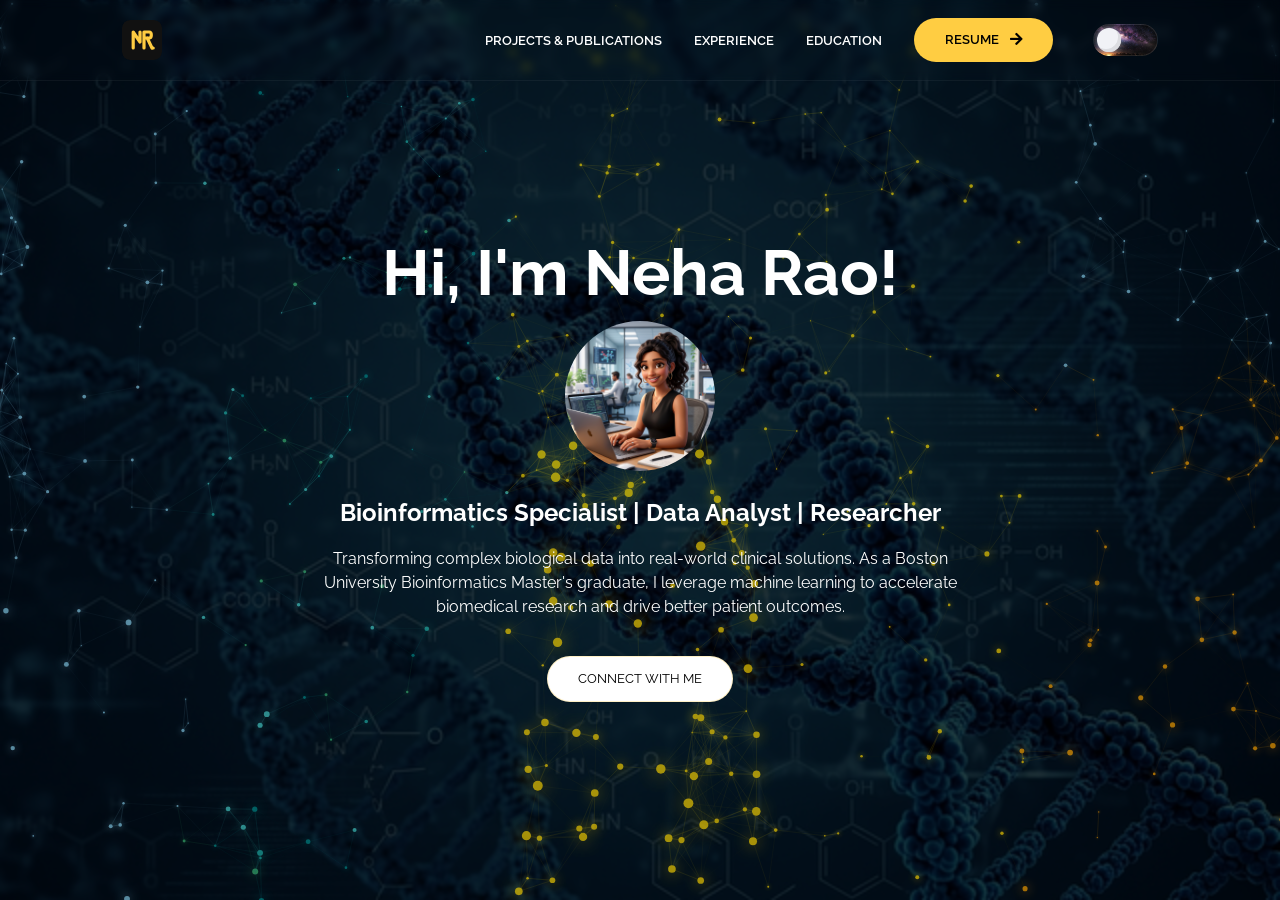
<file: index.html>
<!DOCTYPE html>
<html lang="en">

<head>
  <meta charset="UTF-8" />
  <meta http-equiv="X-UA-Compatible" content="IE=edge" />
  <meta name="viewport" content="width=device-width, initial-scale=1.0" />
  <!-- Primary Meta Tags -->
  <title>Neha Rao - Bioinformatics Portfolio</title>
  <meta name="title" content="Neha Rao - Bioinformatics Portfolio" />
  <meta name="description"
    content="Portfolio of Neha Rao, Bioinformatics Specialist focused on leveraging data science and machine learning to improve patient outcomes." />

  <link rel="icon" type="image/svg+xml" href="assets/nr-logo.svg" />
  <link rel="stylesheet" href="https://use.fontawesome.com/releases/v5.15.4/css/all.css"
    integrity="sha384-DyZ88mC6Up2uqS4h/KRgHuoeGwBcD4Ng9SiP4dIRy0EXTlnuz47vAwmeGwVChigm" crossorigin="anonymous" />
  <link rel="stylesheet" href="css/style.css" />
  <link rel="stylesheet" href="css/utilities.css" />


</head>

<body>
  <header id="hero">
    <canvas id="bio-canvas"></canvas>
    <!-- Navbar -->
    <nav class="navbar">
      <div class="container">
        <!-- Logo -->
        <h1 id="logo">
          <a href="#"><img src="./assets/nr-logo.svg" alt="Neha Rao Logo"
              style="height: 40px; width: 40px; border-radius: 8px;" /></a>
        </h1>
        <!-- Navbar links -->
        <ul class="nav-menu">
          <li><a class="nav-link" href="projects.html">PROJECTS & PUBLICATIONS</a></li>
          <li><a class="nav-link" href="experience.html">EXPERIENCE</a></li>
          <li><a class="nav-link" href="education.html">EDUCATION</a></li>

          <li>
            <a class="nav-link btn btn-primary" href="assets/Neha_Rao_CV.pdf" target="_blank">RESUME <i
                class="fas fa-arrow-right"></i></a>
          </li>

          <!-- Toggle switch -->
          <div class="theme-switch">
            <input type="checkbox" id="switch" />
            <label class="toggle-icons" for="switch">
              <div class="scenery">
                <span class="stars"></span>
                <span class="clouds"></span>
              </div>
              <span class="slider-scenery"></span>
            </label>
          </div>
          <!-- Hamburger menu -->
        </ul>
        <div class="hamburger">
          <span class="bar"></span>
          <span class="bar"></span>
          <span class="bar"></span>
        </div>
      </div>
    </nav>

    <section class="header-container">

      <h1 style="font-size: 4rem;">Hi, I'm Neha Rao!</h1>
      <img class="profile-image" src="assets/neha-avatar-v3.png" alt="Neha Rao Professional Animated Avatar" />

      <div class="content-text">
        <p style="font-size: 1.5rem; font-weight: bold;">Bioinformatics Specialist | Data Analyst | Researcher</p>

        <p>
          Transforming complex biological data into real-world clinical solutions. As a Boston University Bioinformatics
          Master's graduate, I leverage machine learning to accelerate biomedical research and drive better patient
          outcomes.
        </p>
      </div>
      <a href="https://www.linkedin.com/in/nehabr/" target="_blank" class="btn btn-secondary">Connect With Me</a>
    </section>
  </header>

  <script src="js/canvas-bg.js"></script>
  <script src="js/script.js"></script>
</body>

</html>
</file>
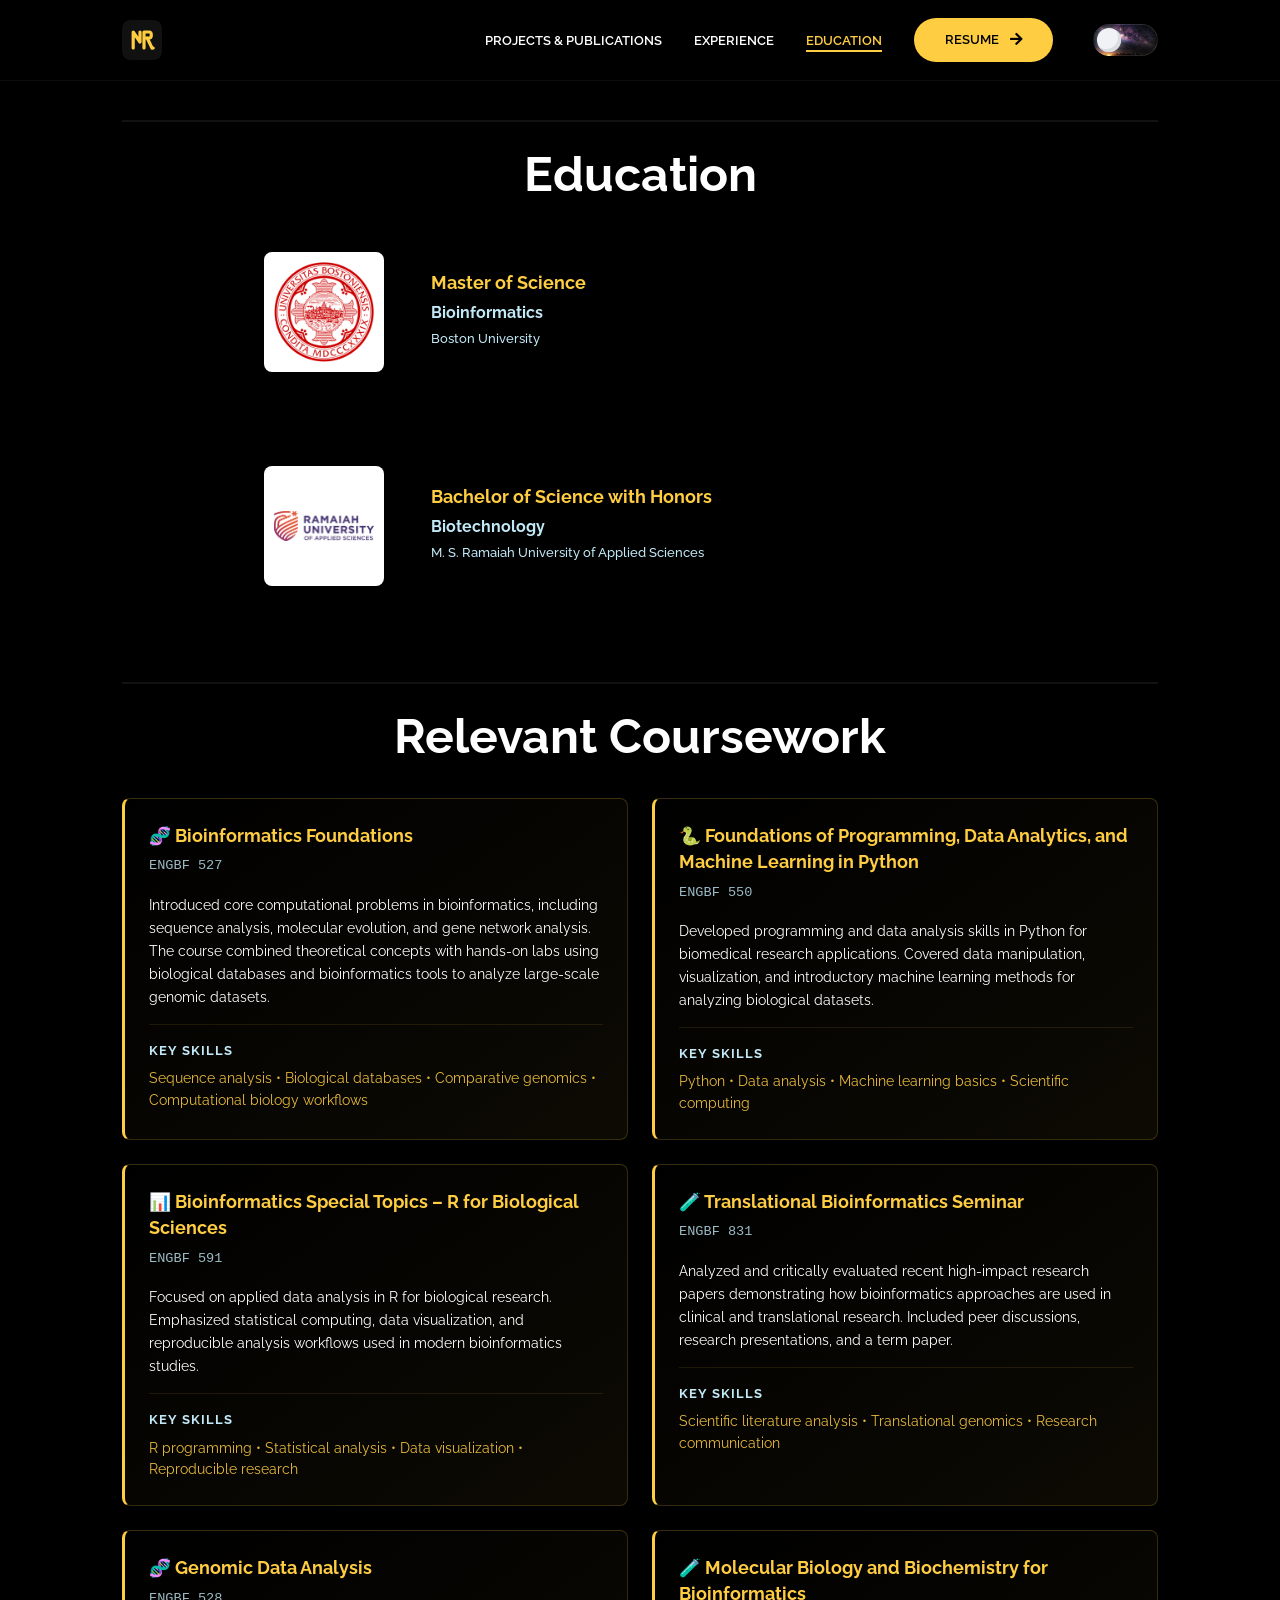
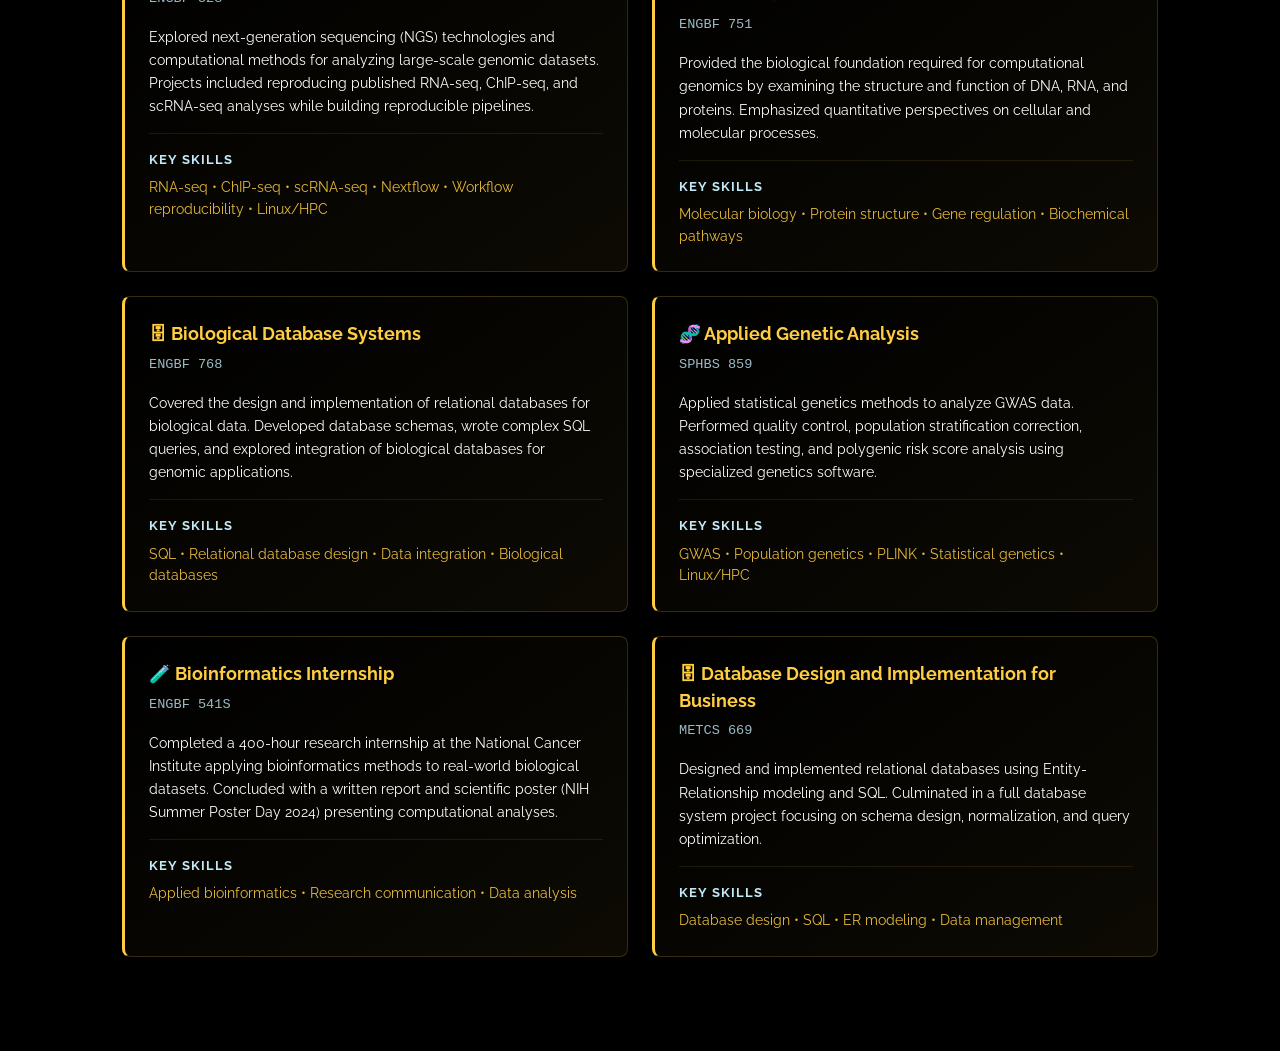
<file: education.html>
<!DOCTYPE html>
<html lang="en">

<head>
  <meta charset="UTF-8" />
  <meta http-equiv="X-UA-Compatible" content="IE=edge" />
  <meta name="viewport" content="width=device-width, initial-scale=1.0" />
  <title>Education | Neha Rao - Bioinformatics Portfolio</title>
  <meta name="description" content="Academic background of Neha Rao in Bioinformatics and Biotechnology." />
  <link rel="icon" type="image/svg+xml" href="assets/nr-logo.svg" />
  <link rel="stylesheet" href="https://use.fontawesome.com/releases/v5.15.4/css/all.css"
    integrity="sha384-DyZ88mC6Up2uqS4h/KRgHuoeGwBcD4Ng9SiP4dIRy0EXTlnuz47vAwmeGwVChigm" crossorigin="anonymous" />
  <link rel="stylesheet" href="css/style.css" />
  <link rel="stylesheet" href="css/utilities.css" />
</head>

<body>
  <!-- Navbar -->
  <nav class="navbar">
    <div class="container">
      <!-- Logo -->
      <h1 id="logo">
        <a href="index.html"><img src="./assets/nr-logo.svg" alt="Neha Rao Logo"
            style="height: 40px; width: 40px; border-radius: 8px;" /></a>
      </h1>
      <!-- Navbar links -->
      <ul class="nav-menu">
        <li><a class="nav-link" href="projects.html">PROJECTS & PUBLICATIONS</a></li>
        <li><a class="nav-link" href="experience.html">EXPERIENCE</a></li>
        <li><a class="nav-link active-page" href="education.html">EDUCATION</a></li>

        <li>
          <a class="nav-link btn btn-primary" href="assets/Neha_Rao_CV.pdf" target="_blank">RESUME <i
              class="fas fa-arrow-right"></i></a>
        </li>
        <!-- Toggle switch -->
        <div class="theme-switch">
          <input type="checkbox" id="switch" />
          <label class="toggle-icons" for="switch">
            <div class="scenery">
              <span class="stars"></span>
              <span class="clouds"></span>
            </div>
            <span class="slider-scenery"></span>
          </label>
        </div>
      </ul>
      <div class="hamburger">
        <span class="bar"></span>
        <span class="bar"></span>
        <span class="bar"></span>
      </div>
    </div>
  </nav>

  <!-- Education Section -->
  <section id="education" class="project-container container" style="margin-top: 6rem;">
    <div class="division"></div>
    <div class="content-text">
      <h2>Education</h2>
      <!--<p>My academic background.</p> -->
    </div>

    <article class="project">
      <!-- Education 1 -->
      <a href="https://www.bu.edu/bioinformatics-ms/" target="_blank" class="card bu-card">
        <div class="project-info">
          <img src="./assets/education/Boston_University-logo.png" alt="Boston University Logo" class="edu-logo" />
          <div class="project-bio">
            <h3>Master of Science</h3>
            <h4>Bioinformatics</h4>
            <p>Boston University</p>
          </div>
        </div>
      </a>

      <!-- Education 2 -->
      <a href="https://www.msruas.ac.in/course/bsc-hons-biotechnology" target="_blank" class="card msr-card">
        <div class="project-info">
          <img src="./assets/education/msRamaiah-logo.png" alt="MS Ramaiah Logo" class="edu-logo" />
          <div class="project-bio">
            <h3>Bachelor of Science with Honors</h3>
            <h4>Biotechnology</h4>
            <p>M. S. Ramaiah University of Applied Sciences</p>
          </div>
        </div>
      </a>
    </article>
  </section>

  <!-- Coursework Section -->
  <section id="coursework" class="container">
    <div class="division"></div>
    <div class="content-text">
      <h2>Relevant Coursework</h2>
    </div>

    <div class="coursework-container">
      <!-- Course 1 -->
      <div class="coursework-card">
        <div class="coursework-header">
          <div>
            <h3>🧬 Bioinformatics Foundations</h3>
            <span class="course-id">ENGBF 527</span>
          </div>
        </div>
        <p>Introduced core computational problems in bioinformatics, including sequence analysis, molecular evolution,
          and gene network analysis. The course combined theoretical concepts with hands-on labs using biological
          databases and bioinformatics tools to analyze large-scale genomic datasets.</p>
        <div class="coursework-skills">
          <h4>Key Skills</h4>
          <p>Sequence analysis • Biological databases • Comparative genomics • Computational biology workflows</p>
        </div>
      </div>

      <!-- Course 2 -->
      <div class="coursework-card">
        <div class="coursework-header">
          <div>
            <h3>🐍 Foundations of Programming, Data Analytics, and Machine Learning in Python</h3>
            <span class="course-id">ENGBF 550</span>
          </div>
        </div>
        <p>Developed programming and data analysis skills in Python for biomedical research applications. Covered data
          manipulation, visualization, and introductory machine learning methods for analyzing biological datasets.</p>
        <div class="coursework-skills">
          <h4>Key Skills</h4>
          <p>Python • Data analysis • Machine learning basics • Scientific computing</p>
        </div>
      </div>

      <!-- Course 3 -->
      <div class="coursework-card">
        <div class="coursework-header">
          <div>
            <h3>📊 Bioinformatics Special Topics – R for Biological Sciences</h3>
            <span class="course-id">ENGBF 591</span>
          </div>
        </div>
        <p>Focused on applied data analysis in R for biological research. Emphasized statistical computing, data
          visualization, and reproducible analysis workflows used in modern bioinformatics studies.</p>
        <div class="coursework-skills">
          <h4>Key Skills</h4>
          <p>R programming • Statistical analysis • Data visualization • Reproducible research</p>
        </div>
      </div>

      <!-- Course 4 -->
      <div class="coursework-card">
        <div class="coursework-header">
          <div>
            <h3>🧪 Translational Bioinformatics Seminar</h3>
            <span class="course-id">ENGBF 831</span>
          </div>
        </div>
        <p>Analyzed and critically evaluated recent high-impact research papers demonstrating how bioinformatics
          approaches are used in clinical and translational research. Included peer discussions, research presentations,
          and a term paper.</p>
        <div class="coursework-skills">
          <h4>Key Skills</h4>
          <p>Scientific literature analysis • Translational genomics • Research communication</p>
        </div>
      </div>

      <!-- Course 5 -->
      <div class="coursework-card">
        <div class="coursework-header">
          <div>
            <h3>🧬 Genomic Data Analysis</h3>
            <span class="course-id">ENGBF 528</span>
          </div>
        </div>
        <p>Explored next-generation sequencing (NGS) technologies and computational methods for analyzing large-scale
          genomic datasets. Projects included reproducing published RNA-seq, ChIP-seq, and scRNA-seq analyses while
          building reproducible pipelines.</p>
        <div class="coursework-skills">
          <h4>Key Skills</h4>
          <p>RNA-seq • ChIP-seq • scRNA-seq • Nextflow • Workflow reproducibility • Linux/HPC</p>
        </div>
      </div>

      <!-- Course 6 -->
      <div class="coursework-card">
        <div class="coursework-header">
          <div>
            <h3>🧪 Molecular Biology and Biochemistry for Bioinformatics</h3>
            <span class="course-id">ENGBF 751</span>
          </div>
        </div>
        <p>Provided the biological foundation required for computational genomics by examining the structure and
          function of DNA, RNA, and proteins. Emphasized quantitative perspectives on cellular and molecular processes.
        </p>
        <div class="coursework-skills">
          <h4>Key Skills</h4>
          <p>Molecular biology • Protein structure • Gene regulation • Biochemical pathways</p>
        </div>
      </div>

      <!-- Course 7 -->
      <div class="coursework-card">
        <div class="coursework-header">
          <div>
            <h3>🗄 Biological Database Systems</h3>
            <span class="course-id">ENGBF 768</span>
          </div>
        </div>
        <p>Covered the design and implementation of relational databases for biological data. Developed database
          schemas, wrote complex SQL queries, and explored integration of biological databases for genomic applications.
        </p>
        <div class="coursework-skills">
          <h4>Key Skills</h4>
          <p>SQL • Relational database design • Data integration • Biological databases</p>
        </div>
      </div>

      <!-- Course 8 -->
      <div class="coursework-card">
        <div class="coursework-header">
          <div>
            <h3>🧬 Applied Genetic Analysis</h3>
            <span class="course-id">SPHBS 859</span>
          </div>
        </div>
        <p>Applied statistical genetics methods to analyze GWAS data. Performed quality control, population
          stratification correction, association testing, and polygenic risk score analysis using specialized genetics
          software.</p>
        <div class="coursework-skills">
          <h4>Key Skills</h4>
          <p>GWAS • Population genetics • PLINK • Statistical genetics • Linux/HPC</p>
        </div>
      </div>

      <!-- Course 9 -->
      <div class="coursework-card">
        <div class="coursework-header">
          <div>
            <h3>🧪 Bioinformatics Internship</h3>
            <span class="course-id">ENGBF 541S</span>
          </div>
        </div>
        <p>Completed a 400-hour research internship at the National Cancer Institute applying bioinformatics methods to
          real-world biological datasets. Concluded with a written report and scientific poster (NIH Summer Poster Day
          2024) presenting computational
          analyses.</p>
        <div class="coursework-skills">
          <h4>Key Skills</h4>
          <p>Applied bioinformatics • Research communication • Data analysis</p>
        </div>
      </div>

      <!-- Course 10 -->
      <div class="coursework-card">
        <div class="coursework-header">
          <div>
            <h3>🗄 Database Design and Implementation for Business</h3>
            <span class="course-id">METCS 669</span>
          </div>
        </div>
        <p>Designed and implemented relational databases using Entity-Relationship modeling and SQL. Culminated in a
          full database system project focusing on schema design, normalization, and query optimization.</p>
        <div class="coursework-skills">
          <h4>Key Skills</h4>
          <p>Database design • SQL • ER modeling • Data management</p>
        </div>
      </div>
    </div>
  </section>


  <script src="js/script.js"></script>
</body>

</html>
</file>
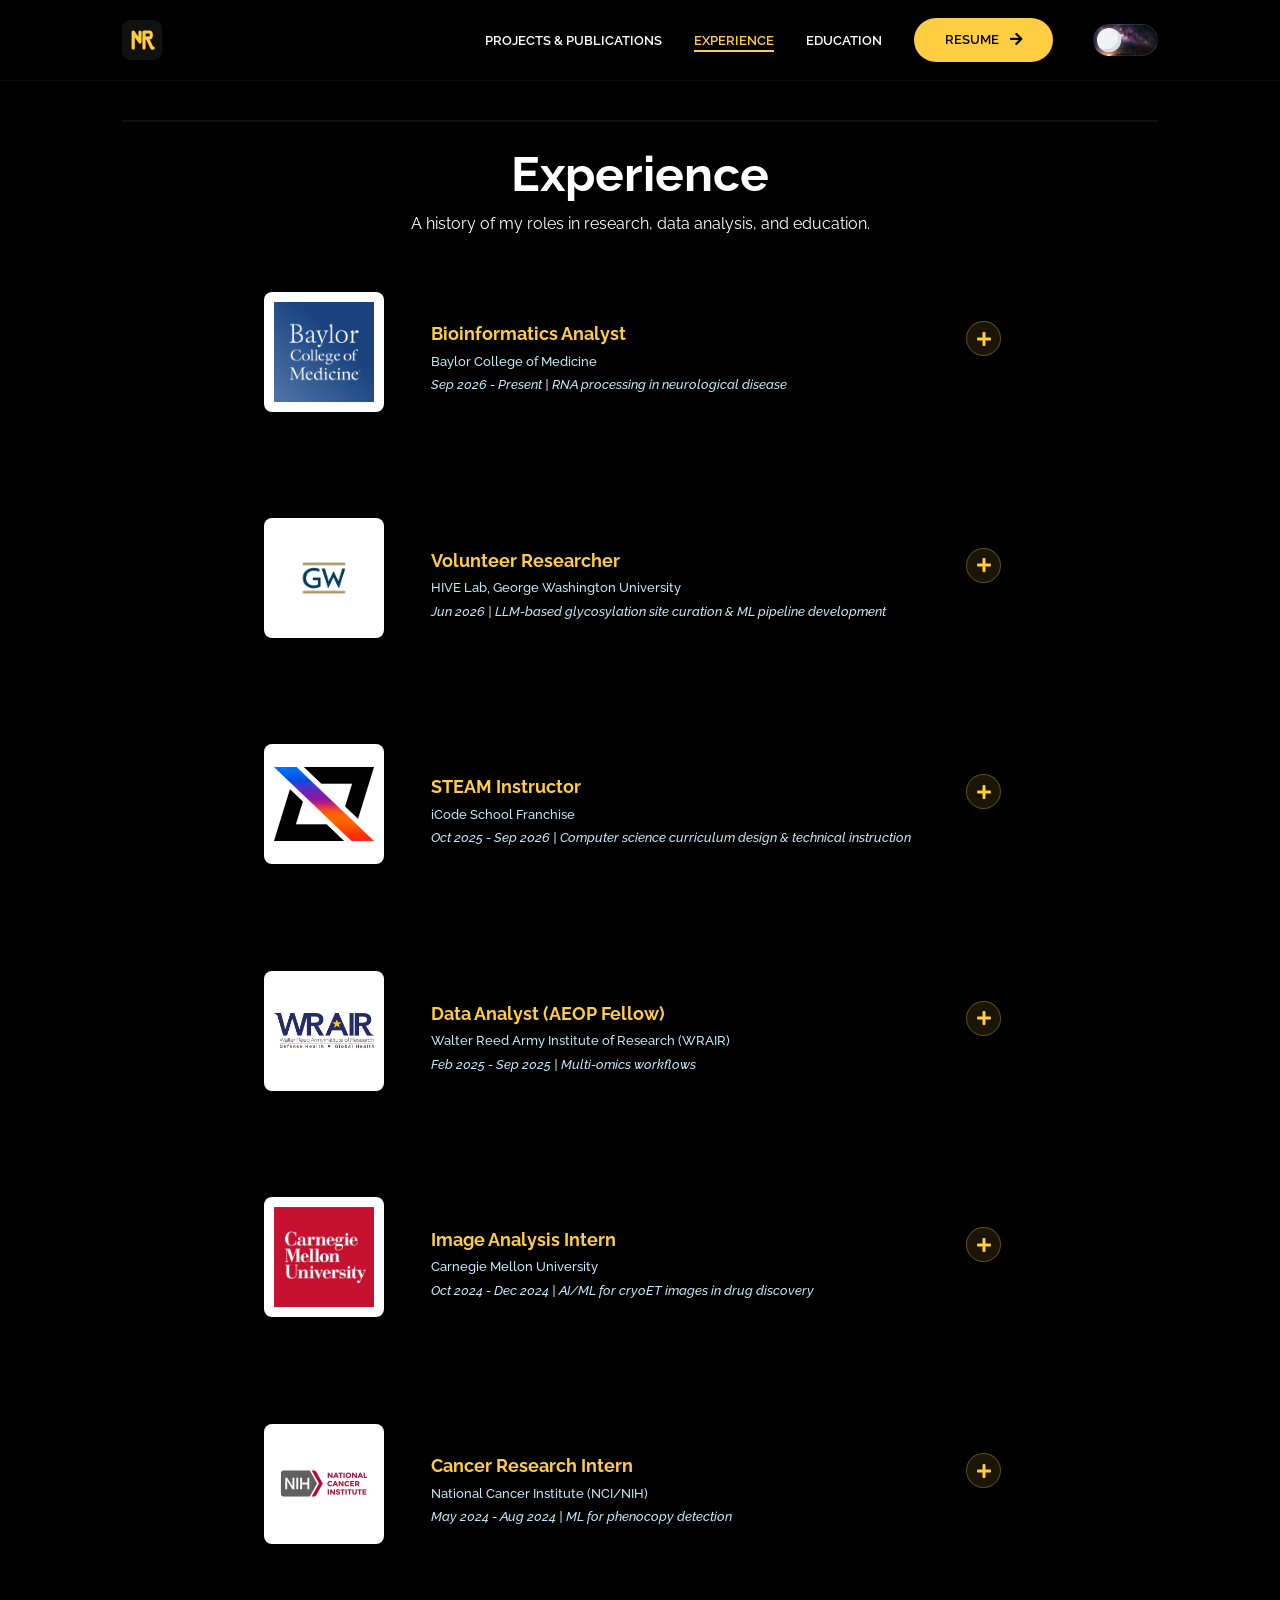
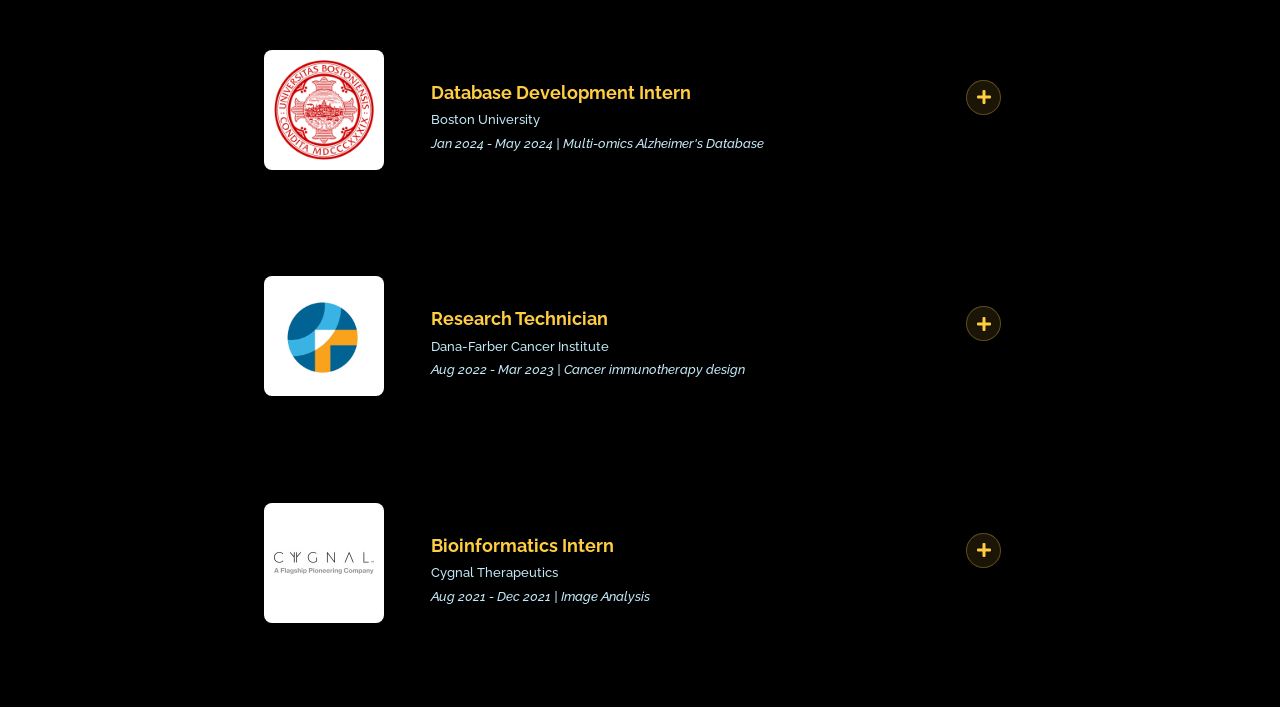
<file: experience.html>
<!DOCTYPE html>
<html lang="en">

<head>
  <meta charset="UTF-8" />
  <meta http-equiv="X-UA-Compatible" content="IE=edge" />
  <meta name="viewport" content="width=device-width, initial-scale=1.0" />
  <title>Experience | Neha Rao - Bioinformatics Portfolio</title>
  <meta name="description"
    content="Professional experience of Neha Rao in bioinformatics, research, and data analysis." />
  <link rel="icon" type="image/svg+xml" href="assets/nr-logo.svg" />
  <link rel="stylesheet" href="https://use.fontawesome.com/releases/v5.15.4/css/all.css"
    integrity="sha384-DyZ88mC6Up2uqS4h/KRgHuoeGwBcD4Ng9SiP4dIRy0EXTlnuz47vAwmeGwVChigm" crossorigin="anonymous" />
  <link rel="stylesheet" href="css/style.css" />
  <link rel="stylesheet" href="css/utilities.css" />
</head>

<body>
  <!-- Navbar -->
  <nav class="navbar">
    <div class="container">
      <!-- Logo -->
      <h1 id="logo">
        <a href="index.html"><img src="./assets/nr-logo.svg" alt="Neha Rao Logo"
            style="height: 40px; width: 40px; border-radius: 8px;" /></a>
      </h1>
      <!-- Navbar links -->
      <ul class="nav-menu">
        <li><a class="nav-link" href="projects.html">PROJECTS & PUBLICATIONS</a></li>
        <li><a class="nav-link active-page" href="experience.html">EXPERIENCE</a></li>
        <li><a class="nav-link" href="education.html">EDUCATION</a></li>

        <li>
          <a class="nav-link btn btn-primary" href="assets/Neha_Rao_CV.pdf" target="_blank">RESUME <i
              class="fas fa-arrow-right"></i></a>
        </li>
        <!-- Toggle switch -->
        <div class="theme-switch">
          <input type="checkbox" id="switch" />
          <label class="toggle-icons" for="switch">
            <div class="scenery">
              <span class="stars"></span>
              <span class="clouds"></span>
            </div>
            <span class="slider-scenery"></span>
          </label>
        </div>
      </ul>
      <div class="hamburger">
        <span class="bar"></span>
        <span class="bar"></span>
        <span class="bar"></span>
      </div>
    </div>
  </nav>

  <!-- Experience Section -->
  <section id="experience" class="project-container container" style="margin-top: 6rem;">
    <div class="division"></div>
    <div class="content-text">
      <h2>Experience</h2>
      <p>A history of my roles in research, data analysis, and education.</p>
    </div>

    <article class="project">

            <!-- Experience: BCM -->
      <div class="card exp-card">
        <div class="project-info">
          <img class="exp-logo" src="assets/experience/BCM_logo.png" alt="Baylor College of Medicine logo" />
          <div class="project-bio">
            <div style="display: flex; justify-content: space-between; align-items: flex-start; width: 100%;">
              <div>
                <h3>Bioinformatics Analyst</h3>
                <p>Baylor College of Medicine</p>
                <p>Sep 2026 - Present | RNA processing in neurological disease</p>
              </div>
              <button class="expand-btn" onclick="toggleDetails(this)" aria-label="Expand details">
                <i class="fas fa-plus"></i>
              </button>
            </div>
            <div class="experience-details">
              <p style="margin-top: 1rem;">Bioinformatics Analyst in a lab that studies RNA processing and regulation in
                neurological disease.</p>
              <h4 style="margin-top: 1rem;">Key Contributions:</h4>
              <ul>
                <li>Analyze single-cell, spatial, and multi-omics data for the lab's own research and for collaborators
                  across BCM.</li>
                <li>Contribute to grant development through literature review and help shaping research aims.</li>
                <li>Build computational and AI-driven tools that make data analysis accessible to researchers without a
                  coding background.</li>
              </ul>
            </div>
          </div>
        </div>
      </div>

      <!-- Experience: GWU -->
      <div class="card exp-card">
        <div class="project-info">
          <img class="exp-logo" src="assets/experience/GW.png" alt="GWU HIVE Lab logo" />
          <div class="project-bio">
            <div style="display: flex; justify-content: space-between; align-items: flex-start; width: 100%;">
              <div>
                <h3>Volunteer Researcher</h3>
                <p>HIVE Lab, George Washington University</p>
                <p>Jun 2026 | LLM-based glycosylation site curation &amp; ML pipeline development</p>
              </div>
              <button class="expand-btn" onclick="toggleDetails(this)" aria-label="Expand details">
                <i class="fas fa-plus"></i>
              </button>
            </div>
            <div class="experience-details">
              <h4 style="margin-top: 1rem;">Key Contributions:</h4>
              <ul>
                <li>Curated and validated LLM-extracted protein glycosylation site candidates from PubMed literature for
                  the GlycoSiteMiner project, confirming each against published experimental evidence and entering
                  verified records through GlyTableMaker.</li>
                <li>Applied glycobiology domain knowledge to distinguish true glycosylation events from decoys such as
                  phosphorylation, glycation, and unoccupied N-glycan sequons, classifying findings by evidence type
                  (direct vs. indirect) and origin (current vs. prior study).</li>
                <li>Identified and escalated systematic data-integrity issues in the seven-stage extraction pipeline,
                  including incorrect UniProtKB accession mapping, carbon-position residue notation errors, and
                  PTM-specificity gaps, with reproducible PMID-level examples documented for the engineering team.</li>
                <li>Authored a structured feedback report on the curation web interface covering accession validation,
                  flagging mechanisms, conditional dropdown logic, and UX improvements.</li>
                <li>Contributed to ML pipeline v2.0 development: human-curated negative labeling, gold-standard
                  evaluation set construction, active learning, and richer feature engineering, with a roadmap toward
                  extending coverage beyond glycosylation to other post-translational modifications.</li>
              </ul>
            </div>
          </div>
        </div>
      </div>
      
            <!-- Experience: iCode -->
      <div class="card exp-card">
        <div class="project-info">
          <img class="exp-logo" src="assets/experience/iCode-logo.jpg" alt="iCode School logo" />
          <div class="project-bio">
            <div style="display: flex; justify-content: space-between; align-items: flex-start; width: 100%;">
              <div>
                <h3>STEAM Instructor</h3>
                <p>iCode School Franchise</p>
                <p>Oct 2025 - Sep 2026 | Computer science curriculum design &amp; technical instruction</p>
              </div>
              <button class="expand-btn" onclick="toggleDetails(this)" aria-label="Expand details">
                <i class="fas fa-plus"></i>
              </button>
            </div>
 
            <div class="experience-details">
              <p style="margin-top: 1rem;">Designed and delivered project-based computer science instruction for
                K&ndash;12 learners, spanning full-stack web development, relational databases, and game programming.
              </p>
 
              <h4 style="margin-top: 1rem;">Technical Scope:</h4>
              <ul>
                <li><strong>Full-Stack Web Development:</strong> HTML, CSS, JavaScript, PHP, MySQL</li>
                <li><strong>Databases &amp; Backend:</strong> SQL, relational schema design, server-side form handling
                </li>
                <li><strong>Programming &amp; Game Development:</strong> Python (Minecraft Education), Lua (Roblox
                  Studio), Construct 3, Scratch</li>
                <li><strong>Computational Thinking &amp; Digital Safety</strong></li>
              </ul>
 
              <h4 style="margin-top: 1rem;">Key Contributions:</h4>
              <ul>
                <li>Developed curriculum, coding challenges, and project-based assessments that scaffold learners from
                  core programming concepts to complete, working applications.</li>
                <li>Mentored students through the full development cycle of web apps and games: scoping, design,
                  implementation, testing, and iteration.</li>
                <li>Taught systematic debugging and algorithmic problem-solving, emphasizing how to isolate, test, and
                  resolve errors methodically.</li>
                <li>Led capstone-style builds and seasonal STEAM camps, managing multiple concurrent student projects.
                </li>
                <li>Guided the transition from block-based to text-based programming, translating abstract concepts
                  into concrete, hands-on exercises tailored to each learner's level.</li>
              </ul>
 
              <p style="margin-top: 1rem;">This role strengthened skills central to computational biology: breaking
                complex technical problems into clear steps, writing well-documented and reproducible code, and
                designing tools for users without a programming background.</p>
            </div>
          </div>
        </div>
      </div>

      <!-- Experience 2 -->
      <div class="card exp-card">
        <div class="project-info">
          <img class="exp-logo" src="assets/experience/WalterReed-logo.png" alt="Walter Reed logo" />
          <div class="project-bio">
            <div style="display: flex; justify-content: space-between; align-items: flex-start; width: 100%;">
              <div>
                <h3>Data Analyst (AEOP Fellow)</h3>
                <p>Walter Reed Army Institute of Research (WRAIR)</p>
                <p>Feb 2025 - Sep 2025 | Multi-omics workflows</p>
              </div>
              <button class="expand-btn" onclick="toggleDetails(this)" aria-label="Expand details">
                <i class="fas fa-plus"></i>
              </button>
            </div>

            <div class="experience-details">
              <h4>Key Contributions:</h4>
              <ul>
                <li>Designed and executed multi-omics analysis pipelines to uncover molecular programs underlying
                  traumatic brain injury (TBI) and recovery.</li>
                <li>Integrated patient blood biomarkers with matched controls to model early predictors of infection and
                  non-union in a clinical healing study.</li>
                <li>Harmonized transcriptomic, metabolomic, lipidomic, and microbiome datasets to characterize systemic
                  responses to gastrointestinal injury.</li>
                <li>Analyzed behavioral neuroscience datasets (barrier test assays using EthoVision) to investigate
                  PTSD-like phenotypes.</li>
              </ul>
              <p style="margin-top: 1rem;"><em>Note: This fellowship ended early due to a lapse in federal
                  funding.</em></p>
            </div>
          </div>
        </div>
      </div>

      <!-- Experience 3 -->
      <div class="card exp-card">
        <div class="project-info">
          <img class="exp-logo" src="assets/experience/Carnegie-logo.jpeg" alt="Carnegie Mellon logo" />
          <div class="project-bio">
            <div style="display: flex; justify-content: space-between; align-items: flex-start; width: 100%;">
              <div>
                <h3>Image Analysis Intern</h3>
                <p>Carnegie Mellon University</p>
                <p>Oct 2024 - Dec 2024 | AI/ML for cryoET images in drug discovery</p>
              </div>
              <button class="expand-btn" onclick="toggleDetails(this)" aria-label="Expand details">
                <i class="fas fa-plus"></i>
              </button>
            </div>

            <div class="experience-details">
              <h4>Key Contributions:</h4>
              <ul>
                <li>Analyzed cryo-electron tomography (cryoET) datasets for drug discovery research using AI/ML models
                  in PyTorch.</li>
                <li>Processed and interpreted structural biology data using cryoEM tools including RELION.</li>
                <li>Contributed to research design and grant proposal preparation, including literature reviews and
                  project planning.</li>
              </ul>
            </div>
          </div>
        </div>
      </div>

      <!-- Experience 4 -->
      <div class="card exp-card">
        <div class="project-info">
          <img class="exp-logo" src="assets/experience/nci-logo.jpg" alt="NCI logo" />
          <div class="project-bio">
            <div style="display: flex; justify-content: space-between; align-items: flex-start; width: 100%;">
              <div>
                <h3>Cancer Research Intern</h3>
                <p>National Cancer Institute (NCI/NIH)</p>
                <p>May 2024 - Aug 2024 | ML for phenocopy detection</p>
              </div>
              <button class="expand-btn" onclick="toggleDetails(this)" aria-label="Expand details">
                <i class="fas fa-plus"></i>
              </button>
            </div>
            <div class="experience-details">
              <h4>Key Contributions:</h4>
              <ul>
                <li>Employed XGBoost to develop a machine-learning model using TCGA and ICGC data to identify
                  transcriptional phenocopies of the KRAS<sup>G12D</sup> mutation, enhancing clinical decision-making
                  for patients without the mutation but exhibiting similar phenotypic traits.</li>
                <li>Assessed the ability of the phenocopy model to identify single cells with KRAS<sup>G12D</sup>
                  mutations in various non-malignant samples using single-cell data.</li>
                <li>Analyzed spatial-transcriptomics data to identify the preferred microenvironments of cells harboring
                  KRAS<sup>G12D</sup> mutations.</li>
                <li>Presented our research at the 2024 NIH Summer Poster Day.</li>
              </ul>
            </div>
          </div>
        </div>
      </div>

      <!-- Experience 5 -->
      <div class="card exp-card">
        <div class="project-info">
          <img class="exp-logo" src="assets/experience/Boston_University-logo.png" alt="Boston University logo" />
          <div class="project-bio">
            <div style="display: flex; justify-content: space-between; align-items: flex-start; width: 100%;">
              <div>
                <h3>Database Development Intern</h3>
                <p>Boston University</p>
                <p>Jan 2024 - May 2024 | Multi-omics Alzheimer's Database</p>
              </div>
              <button class="expand-btn" onclick="toggleDetails(this)" aria-label="Expand details">
                <i class="fas fa-plus"></i>
              </button>
            </div>
            <div class="experience-details">
              <h4>Key Contributions:</h4>
              <ul>
                <li><strong>Database Architecture &amp; Pipelines:</strong> Developed a comprehensive database
                  architecture and pipelines for processing and integrating multi-omics Alzheimer's disease datasets
                  across various cell types and disease states. This included the analysis of bulk/single-cell ATAC-seq,
                  RNA-seq, and ChIP-seq using packages such as Seurat, ArchR, and Scanpy.</li>
                <li><strong>Analysis Framework Development:</strong> Created an advanced analysis framework to construct
                  cell type-specific TF-CRE-gene regulatory networks under various conditions by integrating epigenomic
                  and transcriptional profiles.</li>
                <li><strong>Interactive Visualization Tools:</strong> Established interactive visualizations, including
                  locus-view tracks, global/subnetwork topology overlays with GWAS data, and regulatory activity
                  heatmaps. These tools facilitate the exploratory analysis of network perturbations across different
                  cellular contexts.</li>
                <li><strong>Customizable API Services &amp; UI Dashboards:</strong> Developed customizable API services
                  and user interface dashboards using SQL, JavaScript, CSS, AJAX, RShiny and similar tools for querying
                  and analyzing multidimensional regulatory genomics data layers, reference annotations, cell type
                  networks, and disease modules within the knowledgebase.</li>
              </ul>
            </div>
          </div>
        </div>
      </div>

      <!-- Experience 6 -->
      <div class="card exp-card">
        <div class="project-info">
          <img class="exp-logo" src="assets/experience/dfci-logo.jpg" alt="Dana-Farber logo" />
          <div class="project-bio">
            <div style="display: flex; justify-content: space-between; align-items: flex-start; width: 100%;">
              <div>
                <h3>Research Technician</h3>
                <p>Dana-Farber Cancer Institute</p>
                <p>Aug 2022 - Mar 2023 | Cancer immunotherapy design</p>
              </div>
              <button class="expand-btn" onclick="toggleDetails(this)" aria-label="Expand details">
                <i class="fas fa-plus"></i>
              </button>
            </div>
            <div class="experience-details">
              <h4>Key Contributions:</h4>
              <ul>
                <li><strong>Machine-Learning-Based Cancer Immunotherapy Design:</strong>
                  <ul>
                    <li><u>ML Model Development:</u> Assisted in developing machine learning models to identify
                      the most effective sensors for precise cancer targeting.</li>
                    <li><u>Transcription Factor-Sensor Library:</u> Contributed to building a comprehensive
                      library of transcription factor-sensors.</li>
                  </ul>
                </li>

                <li><strong>Sense &amp; Respond Gene Circuits (SEARGENT):</strong>
                  <ul>
                    <li><u>In Vitro Validation:</u> Validated SEARGENT-boosted CAR-T cells exhibiting enhanced
                      anti-tumor specificity and efficacy in vitro.</li>
                    <li><u>Experimental Design:</u> Designed experiments to evaluate the specificity and
                      therapeutic efficacy of SEARGENTs in vivo and identify the best combinations for future clinical
                      translation.</li>
                  </ul>
                </li>

                <li><strong>Mutation-Detecting Gene Circuit Platform:</strong>
                  <ul>
                    <li><u>Gene Circuit Design:</u> Designed gene circuits to detect DNA mutations in primary
                      ovarian cancer cells using the CRISPR/Cas9 system.</li>
                    <li><u>In Vitro Validation:</u> Validated the therapeutic efficacy of these gene circuits for
                      triggering tumor-specific immunotherapy in vitro.</li>
                  </ul>
                </li>
              </ul>
            </div>
          </div>
        </div>
      </div>

      <!-- Experience 7 -->
      <div class="card exp-card">
        <div class="project-info">
          <img class="exp-logo" src="assets/experience/cygnal-logo.jpg" alt="Cygnal Therapeutics logo" />
          <div class="project-bio">
            <div style="display: flex; justify-content: space-between; align-items: flex-start; width: 100%;">
              <div>
                <h3>Bioinformatics Intern</h3>
                <p>Cygnal Therapeutics</p>
                <p>Aug 2021 - Dec 2021 | Image Analysis</p>
              </div>
              <button class="expand-btn" onclick="toggleDetails(this)" aria-label="Expand details">
                <i class="fas fa-plus"></i>
              </button>
            </div>
            <div class="experience-details">
              <h4>Key Contributions:</h4>
              <ul>
                <li>Developed an immunofluorescence (IF) image analysis pipeline to evaluate target knockdown in neurons and its effect on macrophage polarization (pro-tumor &rarr; anti-tumor phenotypes).</li>
                <li>Guided assay design and IF marker panel selection to ensure compatibility with automated image analysis workflows.</li>
                <li>Applied the pipeline to patient histology datasets across multiple cancers to quantify tumor innervation and identify highly innervated tumor types.</li>
                <li>Analyzed RNA-seq datasets to identify predictive oncogenic biomarkers linked to exo-neuronal signaling pathways in the tumor microenvironment (TME).</li>
                <li>Discovered co-dependencies and potential synthetic lethal target combinations to support therapeutic target discovery.</li>
              </ul>
            </div>
          </div>
        </div>
      </div>
    </article>
  </section>

  <script src="js/script.js"></script>
</body>

</html>
</file>
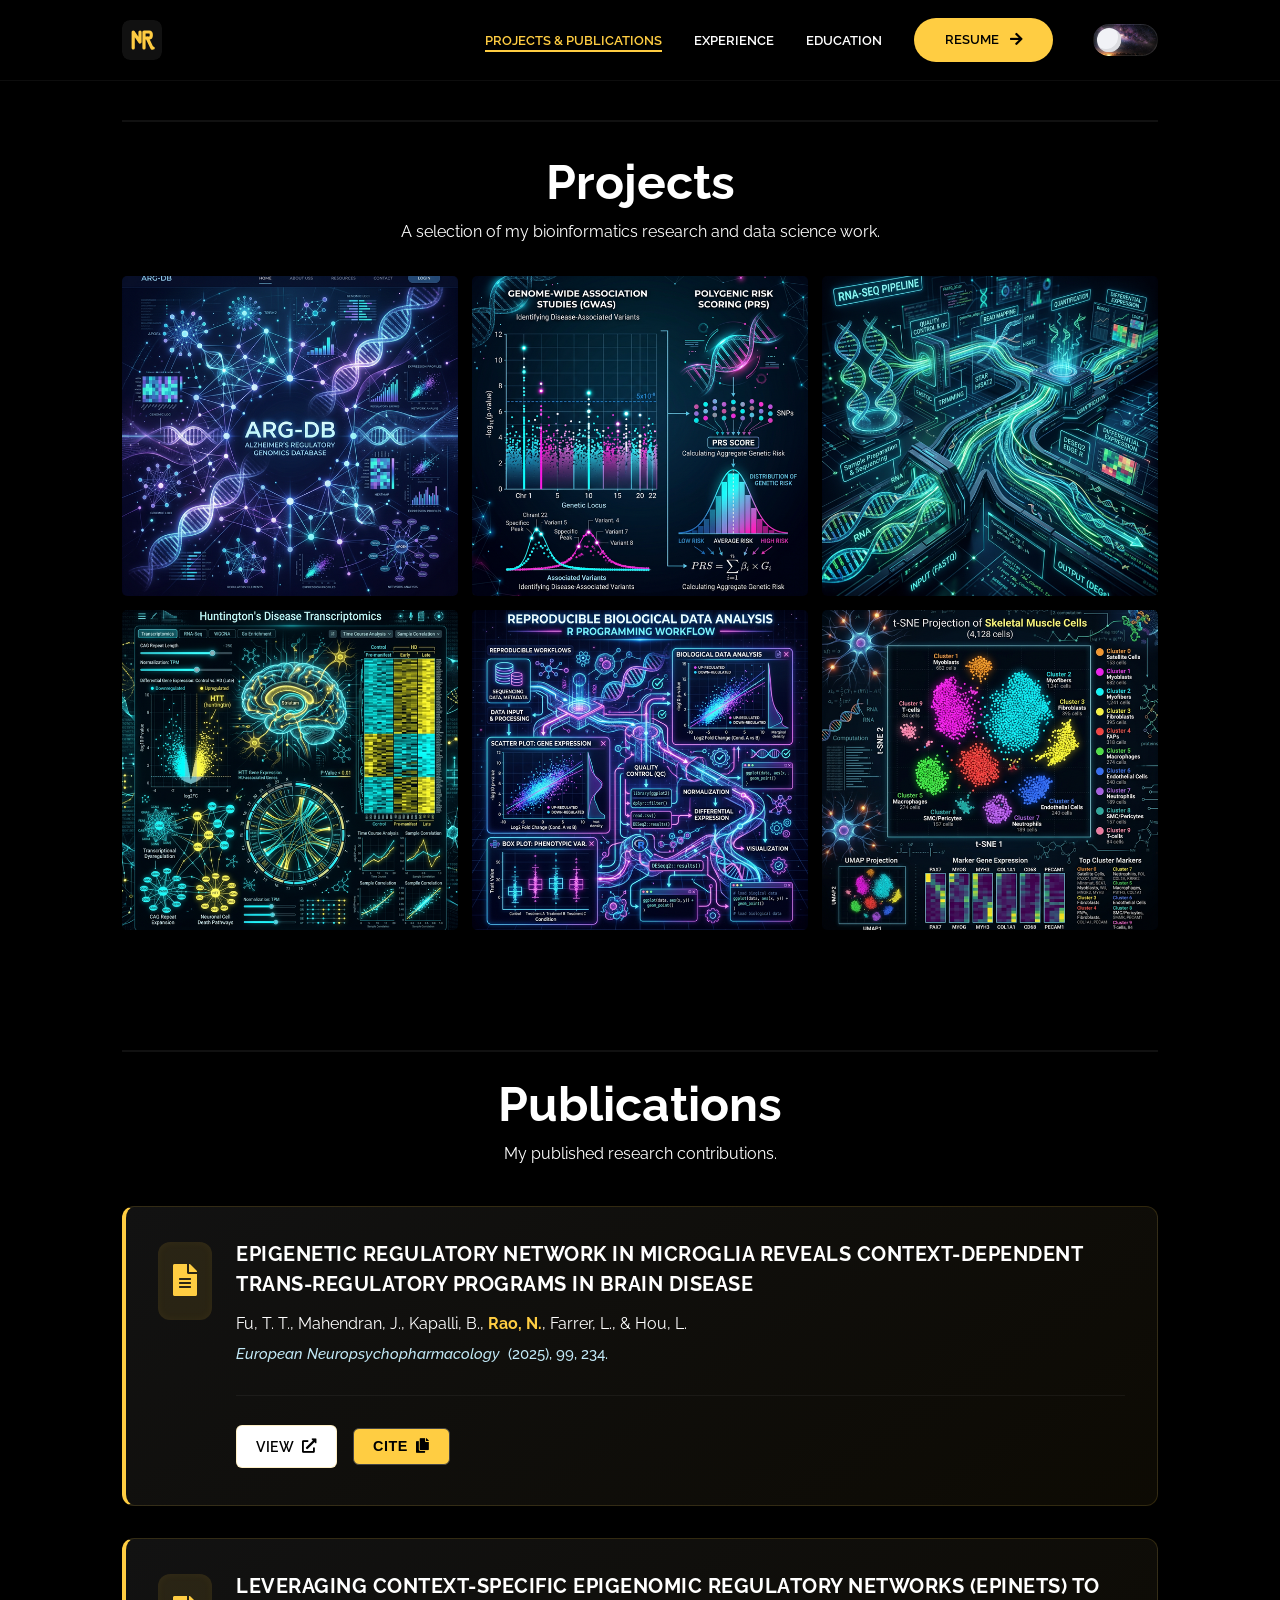
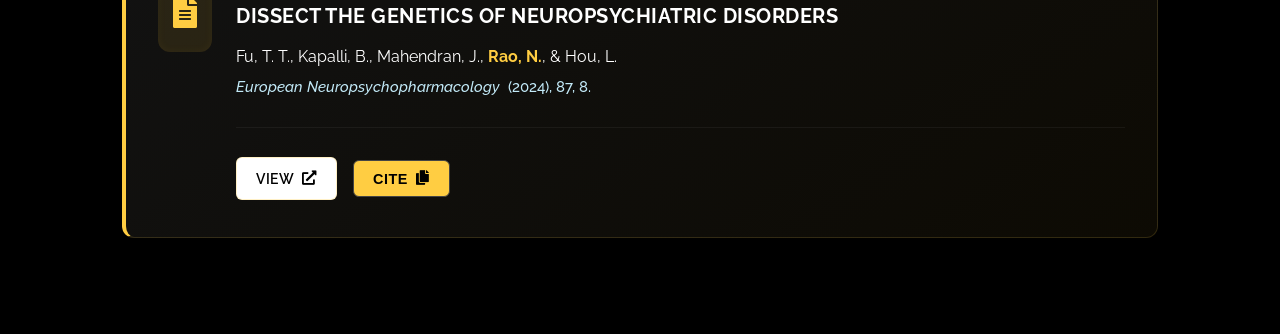
<file: projects.html>
<!DOCTYPE html>
<html lang="en">

<head>
  <meta charset="UTF-8" />
  <meta http-equiv="X-UA-Compatible" content="IE=edge" />
  <meta name="viewport" content="width=device-width, initial-scale=1.0" />
  <title>Projects | Neha Rao - Bioinformatics Portfolio</title>
  <meta name="description" content="Research projects and bioinformatics work by Neha Rao." />
  <link rel="icon" type="image/svg+xml" href="assets/nr-logo.svg" />
  <link rel="stylesheet" href="https://use.fontawesome.com/releases/v5.15.4/css/all.css"
    integrity="sha384-DyZ88mC6Up2uqS4h/KRgHuoeGwBcD4Ng9SiP4dIRy0EXTlnuz47vAwmeGwVChigm" crossorigin="anonymous" />
  <link rel="stylesheet" href="css/style.css" />
  <link rel="stylesheet" href="css/utilities.css" />
</head>

<body>
  <!-- Navbar -->
  <nav class="navbar">
    <div class="container">
      <!-- Logo -->
      <h1 id="logo">
        <a href="index.html"><img src="./assets/nr-logo.svg" alt="Neha Rao Logo"
            style="height: 40px; width: 40px; border-radius: 8px;" /></a>
      </h1>
      <!-- Navbar links -->
      <ul class="nav-menu">
        <li><a class="nav-link active-page" href="projects.html">PROJECTS & PUBLICATIONS</a></li>
        <li><a class="nav-link" href="experience.html">EXPERIENCE</a></li>
        <li><a class="nav-link" href="education.html">EDUCATION</a></li>

        <li>
          <a class="nav-link btn btn-primary" href="assets/Neha_Rao_CV.pdf" target="_blank">RESUME <i
              class="fas fa-arrow-right"></i></a>
        </li>
        <!-- Toggle switch -->
        <div class="theme-switch">
          <input type="checkbox" id="switch" />
          <label class="toggle-icons" for="switch">
            <div class="scenery">
              <span class="stars"></span>
              <span class="clouds"></span>
            </div>
            <span class="slider-scenery"></span>
          </label>
        </div>
      </ul>
      <div class="hamburger">
        <span class="bar"></span>
        <span class="bar"></span>
        <span class="bar"></span>
      </div>
    </div>
  </nav>

  <!-- Projects Section -->
  <section id="projects" class="project-container container" style="margin-top: 6rem;">
    <div class="division"></div>
    <div class="content-text">
      <h2>Projects</h2>
      <p>A selection of my bioinformatics research and data science work.</p>
    </div>

    <article class="project">
      <!-- Project 1 -->
      <div href="" class="card">
        <div class="project-info">
          <div class="project-bio">
            <h3>cEpiReg Database</h3>
            <p style="font-size: 1rem; font-weight: bold;">Alzheimer's Regulatory Genomics Database</p>
            <p>R Shiny • SQL • JavaScript • HTML/CSS</p>
          </div>
          <div class="project-link">
            <a href="https://github.com/N3haRao/cEpiReg-Database.git" target="_blank"><i class="fab fa-github"></i></a>
          </div>
        </div>
      </div>

      <!-- Project 2 -->
      <div href="" class="card">
        <div class="project-info">
          <div class="project-bio">
            <h3>NARAC Rheumatoid Arthritis GWAS</h3>
            <p style="font-size: 1rem; font-weight: bold;">Polygenic Risk Scoring &amp; GWAS Pipeline</p>
            <p>PLINK • R • Bash • EIGENSOFT</p>
          </div>
          <div class="project-link">
            <a href="https://github.com/N3haRao/narac-ra-gwas-prs.git" target="_blank"><i class="fab fa-github"></i></a>
          </div>
        </div>
      </div>

      <!-- Project 3 -->
      <div href="" class="card">
        <div class="project-info">
          <div class="project-bio">
            <h3>RNA-seq Pipeline</h3>
            <p style="font-size: 1rem; font-weight: bold;">Differential Expression &amp; Enrichment Workflow</p>
            <p>DESeq2 • Python • R</p>
          </div>
          <div class="project-link">
            <a href="https://github.com/N3haRao/snakemake-rnaseq-de-pipeline.git" target="_blank"><i
                class="fab fa-github"></i></a>
          </div>
        </div>
      </div>

      <!-- Project 4 -->
      <div href="" class="card">
        <div class="project-info">
          <div class="project-bio">
            <h3>HuntOmics Explorer</h3>
            <p style="font-size: 1rem; font-weight: bold;">Interactive RNA-seq analysis dashboard for Huntington’s
              Disease
              transcriptomics</p>
            <p>R • Shiny • DESeq2 • ggplot2 • pheatmap • clusterProfiler</p>
          </div>
          <div class="project-link">
            <a href="https://github.com/N3haRao/HuntOmics-Explorer.git" target="_blank"><i
                class="fab fa-github"></i></a>
          </div>
        </div>
      </div>

      <!-- Project 5 -->
      <div href="" class="card">
        <div class="project-info">
          <div class="project-bio">
            <h3>R for Biological Sciences</h3>
            <p style="font-size: 1rem; font-weight: bold;">Reproducible R workflows for biological data analysis</p>
            <p>R • tidyverse • rmarkdown • testthat</p>
          </div>
          <div class="project-link">
            <a href="https://github.com/N3haRao/R-for-Biological-Sciences.git" target="_blank"><i
                class="fab fa-github"></i></a>
          </div>
        </div>
      </div>

      <!-- Project 6 -->
      <div href="" class="card">
        <div class="project-info">
          <div class="project-bio">
            <h3>scRNA-seq Figure Replication</h3>
            <p style="font-size: 1rem; font-weight: bold;">Replication of single-cell transcriptomic figures from a
              skeletal muscle scRNA-seq study</p>
            <p>Python • Scanpy • Pandas • NumPy • scikit-learn</p>
          </div>
          <div class="project-link">
            <a href="https://github.com/N3haRao/scRNAseq-figure-replication.git" target="_blank"><i
                class="fab fa-github"></i></a>
          </div>
        </div>
      </div>
    </article>
  </section>

  <!-- Publications Section -->
  <section id="publications" class="container" style="margin-bottom: 5rem;">
    <div class="division"></div>
    <div class="content-text">
      <h2>Publications</h2>
      <p>My published research contributions.</p>
    </div>

    <div class="publication-list">

      <!-- Publication 1 -->
      <div class="publication-item">
        <div class="publication-icon">
          <i class="fas fa-file-alt"></i>
        </div>
        <div class="publication-content">
          <h3 class="publication-title">EPIGENETIC REGULATORY NETWORK IN MICROGLIA REVEALS CONTEXT-DEPENDENT
            TRANS-REGULATORY PROGRAMS IN BRAIN DISEASE</h3>
          <p class="publication-authors">Fu, T. T., Mahendran, J., Kapalli, B., <strong>Rao, N.</strong>, Farrer,
            L., &
            Hou, L.</p>
          <p class="publication-journal"><em>European Neuropsychopharmacology</em> (2025), 99, 234.</p>
          <div class="publication-actions">
            <a href="https://www.sciencedirect.com/science/article/abs/pii/S0924977X25005619" target="_blank"
              class="btn btn-secondary">View <i class="fas fa-external-link-alt"></i></a>
            <button class="btn btn-primary cite-btn"
              onclick="copyCitation('Fu, T. T., Mahendran, J., Kapalli, B., Rao, N., Farrer, L., & Hou, L. (2025). W50. EPIGENETIC REGULATORY NETWORK IN MICROGLIA REVEALS CONTEXT-DEPENDENT TRANS-REGULATORY PROGRAMS IN BRAIN DISEASE. European Neuropsychopharmacology, 99, 234.', this)">Cite
              <i class="fas fa-copy"></i></button>
          </div>
        </div>
      </div>

      <!-- Publication 2 -->
      <div class="publication-item">
        <div class="publication-icon">
          <i class="fas fa-file-alt"></i>
        </div>
        <div class="publication-content">
          <h3 class="publication-title">LEVERAGING CONTEXT-SPECIFIC EPIGENOMIC REGULATORY NETWORKS (EPINETS) TO
            DISSECT
            THE GENETICS OF NEUROPSYCHIATRIC DISORDERS</h3>
          <p class="publication-authors">Fu, T. T., Kapalli, B., Mahendran, J., <strong>Rao, N.</strong>, & Hou, L.
          </p>
          <p class="publication-journal"><em>European Neuropsychopharmacology</em> (2024), 87, 8.</p>
          <div class="publication-actions">
            <a href="https://www.sciencedirect.com/science/article/abs/pii/S0924977X24002232" target="_blank"
              class="btn btn-secondary">View <i class="fas fa-external-link-alt"></i></a>
            <button class="btn btn-primary cite-btn"
              onclick="copyCitation('Fu, T. T., Kapalli, B., Mahendran, J., Rao, N., & Hou, L. (2024). LEVERAGING CONTEXT-SPECIFIC EPIGENOMIC REGULATORY NETWORKS (EPINETS) TO DISSECT THE GENETICS OF NEUROPSYCHIATRIC DISORDERS. European Neuropsychopharmacology, 87, 8.', this)">Cite
              <i class="fas fa-copy"></i></button>
          </div>
        </div>
      </div>

    </div>
  </section>

  <script src="js/script.js"></script>
</body>

</html>
</file>
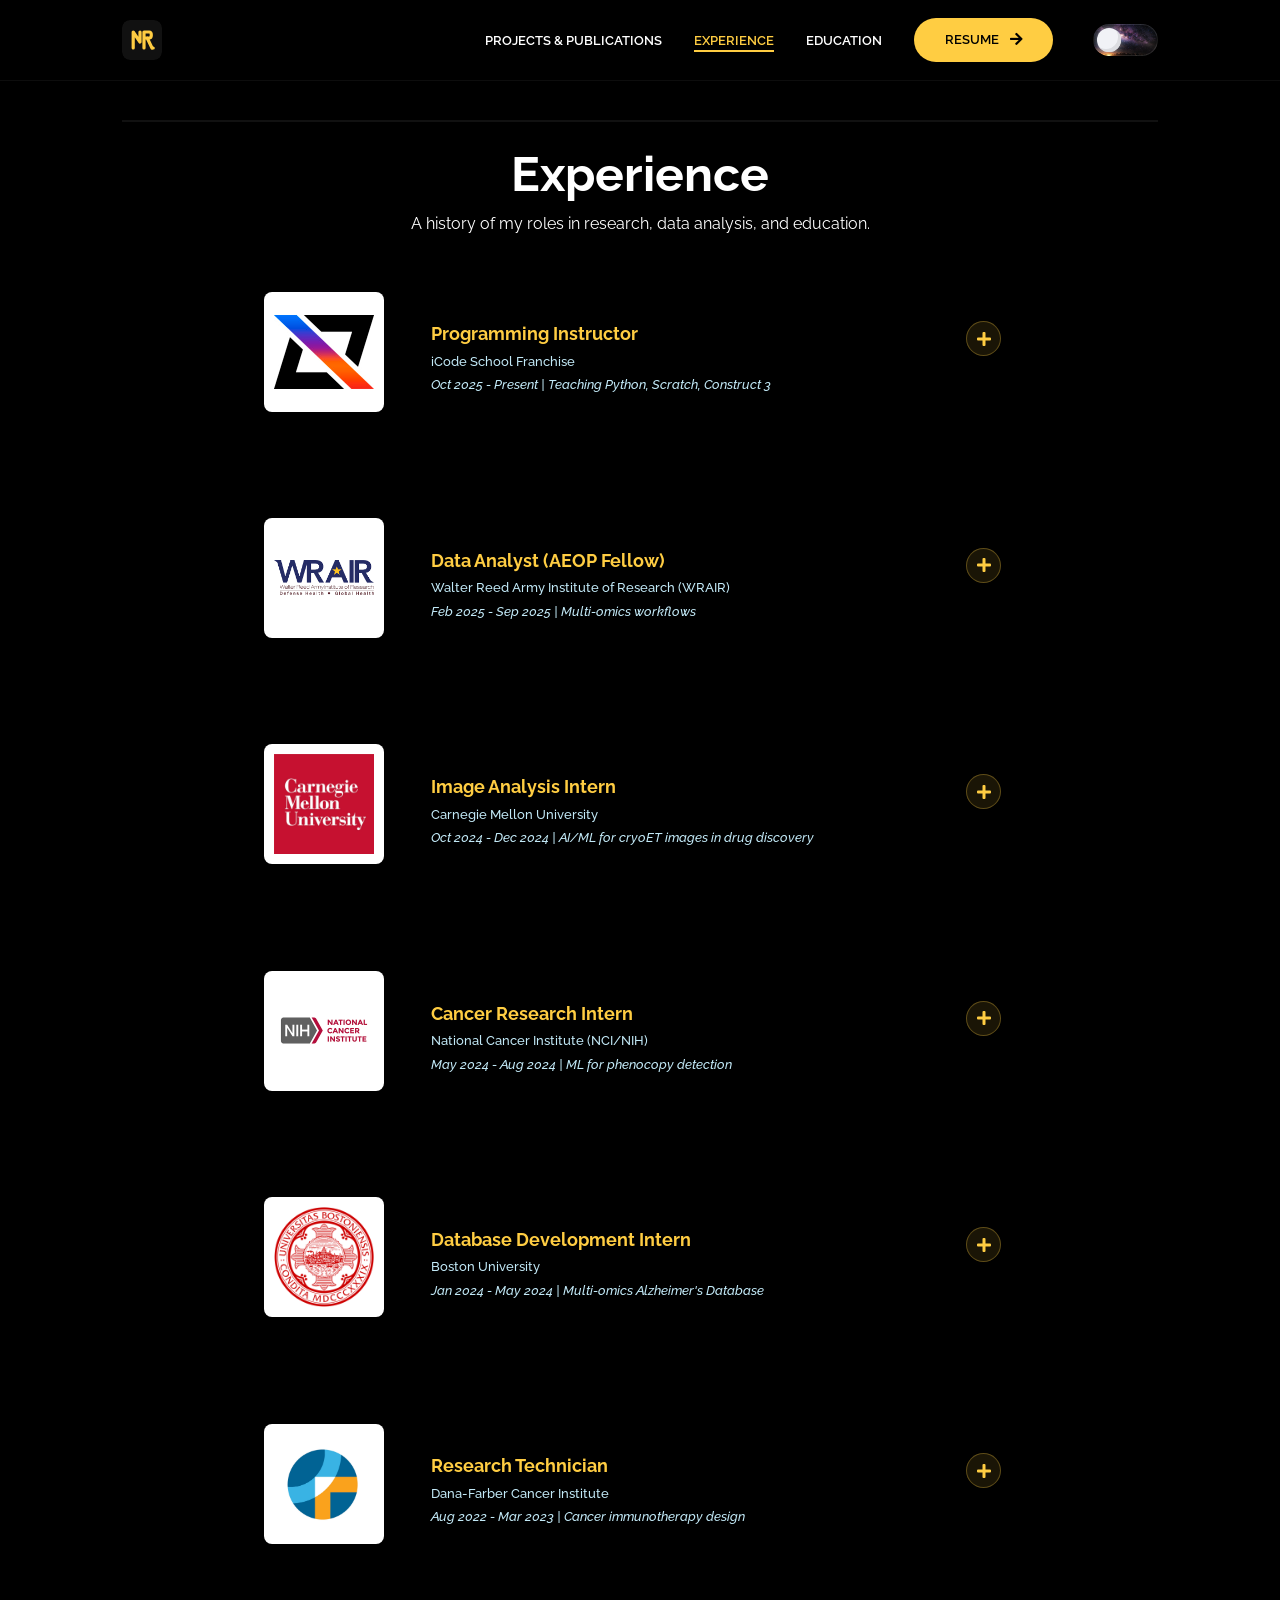
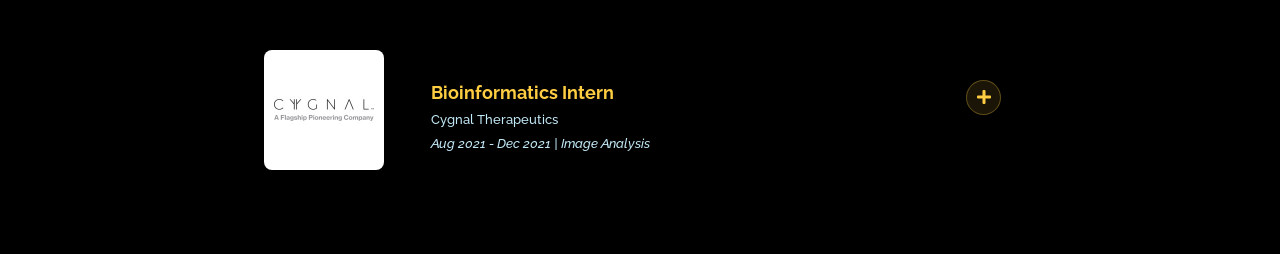
<file: src/experience.html>
<!DOCTYPE html>
<html lang="en">

<head>
  <meta charset="UTF-8" />
  <meta http-equiv="X-UA-Compatible" content="IE=edge" />
  <meta name="viewport" content="width=device-width, initial-scale=1.0" />
  <title>Experience | Neha Rao - Bioinformatics Portfolio</title>
  <meta name="description"
    content="Professional experience of Neha Rao in bioinformatics, research, and data analysis." />
  <link rel="icon" type="image/svg+xml" href="assets/nr-logo.svg" />
  <link rel="stylesheet" href="https://use.fontawesome.com/releases/v5.15.4/css/all.css"
    integrity="sha384-DyZ88mC6Up2uqS4h/KRgHuoeGwBcD4Ng9SiP4dIRy0EXTlnuz47vAwmeGwVChigm" crossorigin="anonymous" />
  <link rel="stylesheet" href="css/style.css" />
  <link rel="stylesheet" href="css/utilities.css" />
</head>

<body>
  <!-- Navbar -->
  <nav class="navbar">
    <div class="container">
      <!-- Logo -->
      <h1 id="logo">
        <a href="index.html"><img src="./assets/nr-logo.svg" alt="Neha Rao Logo"
            style="height: 40px; width: 40px; border-radius: 8px;" /></a>
      </h1>
      <!-- Navbar links -->
      <ul class="nav-menu">
        <li><a class="nav-link" href="projects.html">PROJECTS & PUBLICATIONS</a></li>
        <li><a class="nav-link active-page" href="experience.html">EXPERIENCE</a></li>
        <li><a class="nav-link" href="education.html">EDUCATION</a></li>

        <li>
          <a class="nav-link btn btn-primary" href="assets/Neha_Rao_CV.pdf" target="_blank">RESUME <i
              class="fas fa-arrow-right"></i></a>
        </li>
        <!-- Toggle switch -->
        <div class="theme-switch">
          <input type="checkbox" id="switch" />
          <label class="toggle-icons" for="switch">
            <div class="scenery">
              <span class="stars"></span>
              <span class="clouds"></span>
            </div>
            <span class="slider-scenery"></span>
          </label>
        </div>
      </ul>
      <div class="hamburger">
        <span class="bar"></span>
        <span class="bar"></span>
        <span class="bar"></span>
      </div>
    </div>
  </nav>

  <!-- Experience Section -->
  <section id="experience" class="project-container container" style="margin-top: 6rem;">
    <div class="division"></div>
    <div class="content-text">
      <h2>Experience</h2>
      <p>A history of my roles in research, data analysis, and education.</p>
    </div>

    <article class="project">
      <!-- Experience 1 -->
      <div class="card exp-card">
        <div class="project-info">
          <img class="exp-logo" src="assets/experience/iCode-logo.jpg" alt="iCode School logo" />
          <div class="project-bio">
            <div style="display: flex; justify-content: space-between; align-items: flex-start; width: 100%;">
              <div>
                <h3>Programming Instructor</h3>
                <p>iCode School Franchise</p>
                <p>Oct 2025 - Present | Teaching Python, Scratch, Construct 3</p>
              </div>
              <button class="expand-btn" onclick="toggleDetails(this)" aria-label="Expand details">
                <i class="fas fa-plus"></i>
              </button>
            </div>

            <div class="experience-details">

              <h4 style="margin-top: 1rem;">Key Contributions:</h4>
              <ul>
                <li>Design engaging lesson plans, coding challenges, and project-based assessments</li>
                <li>Mentor students in building interactive web apps and games (HTML/CSS/JS, PHP/MySQL, Roblox Lua,
                  Scratch)</li>
                <li>Teach debugging, logical thinking, and structured problem-solving</li>
                <li>Lead capstone-style builds and seasonal STEAM camps</li>
                <li>Translate complex technical concepts into age-appropriate, hands-on learning experiences</li>
                <li>Guide students from block-based programming to text-based coding, building confidence, creativity,
                  and computational literacy.</li>

              </ul>

            </div>
          </div>
        </div>
      </div>

      <!-- Experience 2 -->
      <div class="card exp-card">
        <div class="project-info">
          <img class="exp-logo" src="assets/experience/WalterReed-logo.png" alt="Walter Reed logo" />
          <div class="project-bio">
            <div style="display: flex; justify-content: space-between; align-items: flex-start; width: 100%;">
              <div>
                <h3>Data Analyst (AEOP Fellow)</h3>
                <p>Walter Reed Army Institute of Research (WRAIR)</p>
                <p>Feb 2025 - Sep 2025 | Multi-omics workflows</p>
              </div>
              <button class="expand-btn" onclick="toggleDetails(this)" aria-label="Expand details">
                <i class="fas fa-plus"></i>
              </button>
            </div>

            <div class="experience-details">
              <h4>Key Contributions:</h4>
              <ul>
                <li>Designed and executed multi-omics analysis pipelines to uncover molecular programs underlying
                  traumatic brain injury (TBI) and recovery.</li>
                <li>Integrated patient blood biomarkers with matched controls to model early predictors of infection and
                  non-union in a clinical healing study.</li>
                <li>Harmonized transcriptomic, metabolomic, lipidomic, and microbiome datasets to characterize systemic
                  responses to gastrointestinal injury.</li>
                <li>Analyzed behavioral neuroscience datasets (barrier test assays using EthoVision) to investigate
                  PTSD-like phenotypes.</li>
              </ul>
            </div>
          </div>
        </div>
      </div>

      <!-- Experience 3 -->
      <div class="card exp-card">
        <div class="project-info">
          <img class="exp-logo" src="assets/experience/Carnegie-logo.jpeg" alt="Carnegie Mellon logo" />
          <div class="project-bio">
            <div style="display: flex; justify-content: space-between; align-items: flex-start; width: 100%;">
              <div>
                <h3>Image Analysis Intern</h3>
                <p>Carnegie Mellon University</p>
                <p>Oct 2024 - Dec 2024 | AI/ML for cryoET images in drug discovery</p>
              </div>
              <button class="expand-btn" onclick="toggleDetails(this)" aria-label="Expand details">
                <i class="fas fa-plus"></i>
              </button>
            </div>

            <div class="experience-details">
              <h4>Key Contributions:</h4>
              <ul>
                <li>Analyzed cryo-electron tomography (cryoET) datasets for drug discovery research using AI/ML models
                  in PyTorch.</li>
                <li>Processed and interpreted structural biology data using cryoEM tools including RELION.</li>
                <li>Contributed to research design and grant proposal preparation, including literature reviews and
                  project planning.</li>
              </ul>
            </div>
          </div>
        </div>
      </div>

      <!-- Experience 4 -->
      <div class="card exp-card">
        <div class="project-info">
          <img class="exp-logo" src="assets/experience/nci-logo.jpg" alt="NCI logo" />
          <div class="project-bio">
            <div style="display: flex; justify-content: space-between; align-items: flex-start; width: 100%;">
              <div>
                <h3>Cancer Research Intern</h3>
                <p>National Cancer Institute (NCI/NIH)</p>
                <p>May 2024 - Aug 2024 | ML for phenocopy detection</p>
              </div>
              <button class="expand-btn" onclick="toggleDetails(this)" aria-label="Expand details">
                <i class="fas fa-plus"></i>
              </button>
            </div>
            <div class="experience-details">
              <h4>Key Contributions:</h4>
              <ul>
                <li>Employed XGBoost to develop a machine-learning model using TCGA and ICGC data to identify
                  transcriptional phenocopies of the KRAS<sup>G12D</sup> mutation, enhancing clinical decision-making
                  for patients without the mutation but exhibiting similar phenotypic traits.</li>
                <li>Assessed the ability of the phenocopy model to identify single cells with KRAS<sup>G12D</sup>
                  mutations in various non-malignant samples using single-cell data.</li>
                <li>Analyzed spatial-transcriptomics data to identify the preferred microenvironments of cells harboring
                  KRAS<sup>G12D</sup> mutations.</li>
                <li>Presented our research at the 2024 NIH Summer Poster Day.</li>
              </ul>
            </div>
          </div>
        </div>
      </div>

      <!-- Experience 5 -->
      <div class="card exp-card">
        <div class="project-info">
          <img class="exp-logo" src="assets/experience/Boston_University-logo.png" alt="Boston University logo" />
          <div class="project-bio">
            <div style="display: flex; justify-content: space-between; align-items: flex-start; width: 100%;">
              <div>
                <h3>Database Development Intern</h3>
                <p>Boston University</p>
                <p>Jan 2024 - May 2024 | Multi-omics Alzheimer's Database</p>
              </div>
              <button class="expand-btn" onclick="toggleDetails(this)" aria-label="Expand details">
                <i class="fas fa-plus"></i>
              </button>
            </div>
            <div class="experience-details">
              <h4>Key Contributions:</h4>
              <ul>
                <li><strong>Database Architecture &amp; Pipelines:</strong> Developed a comprehensive database
                  architecture and pipelines for processing and integrating multi-omics Alzheimer's disease datasets
                  across various cell types and disease states. This included the analysis of bulk/single-cell ATAC-seq,
                  RNA-seq, and ChIP-seq using packages such as Seurat, ArchR, and Scanpy.</li>
                <li><strong>Analysis Framework Development:</strong> Created an advanced analysis framework to construct
                  cell type-specific TF-CRE-gene regulatory networks under various conditions by integrating epigenomic
                  and transcriptional profiles.</li>
                <li><strong>Interactive Visualization Tools:</strong> Established interactive visualizations, including
                  locus-view tracks, global/subnetwork topology overlays with GWAS data, and regulatory activity
                  heatmaps. These tools facilitate the exploratory analysis of network perturbations across different
                  cellular contexts.</li>
                <li><strong>Customizable API Services &amp; UI Dashboards:</strong> Developed customizable API services
                  and user interface dashboards using SQL, JavaScript, CSS, AJAX, RShiny and similar tools for querying
                  and analyzing multidimensional regulatory genomics data layers, reference annotations, cell type
                  networks, and disease modules within the knowledgebase.</li>
              </ul>
            </div>
          </div>
        </div>
      </div>

      <!-- Experience 6 -->
      <div class="card exp-card">
        <div class="project-info">
          <img class="exp-logo" src="assets/experience/dfci-logo.jpg" alt="Dana-Farber logo" />
          <div class="project-bio">
            <div style="display: flex; justify-content: space-between; align-items: flex-start; width: 100%;">
              <div>
                <h3>Research Technician</h3>
                <p>Dana-Farber Cancer Institute</p>
                <p>Aug 2022 - Mar 2023 | Cancer immunotherapy design</p>
              </div>
              <button class="expand-btn" onclick="toggleDetails(this)" aria-label="Expand details">
                <i class="fas fa-plus"></i>
              </button>
            </div>
            <div class="experience-details">
              <h4>Key Contributions:</h4>
              <ul>
                <li><strong>Machine-Learning-Based Cancer Immunotherapy Design:</strong>
                  <ul>
                    <li><u>ML Model Development:</u> Assisted in developing machine learning models to identify
                      the most effective sensors for precise cancer targeting.</li>
                    <li><u>Transcription Factor-Sensor Library:</u> Contributed to building a comprehensive
                      library of transcription factor-sensors.</li>
                  </ul>
                </li>

                <li><strong>Sense &amp; Respond Gene Circuits (SEARGENT):</strong>
                  <ul>
                    <li><u>In Vitro Validation:</u> Validated SEARGENT-boosted CAR-T cells exhibiting enhanced
                      anti-tumor specificity and efficacy in vitro.</li>
                    <li><u>Experimental Design:</u> Designed experiments to evaluate the specificity and
                      therapeutic efficacy of SEARGENTs in vivo and identify the best combinations for future clinical
                      translation.</li>
                  </ul>
                </li>

                <li><strong>Mutation-Detecting Gene Circuit Platform:</strong>
                  <ul>
                    <li><u>Gene Circuit Design:</u> Designed gene circuits to detect DNA mutations in primary
                      ovarian cancer cells using the CRISPR/Cas9 system.</li>
                    <li><u>In Vitro Validation:</u> Validated the therapeutic efficacy of these gene circuits for
                      triggering tumor-specific immunotherapy in vitro.</li>
                  </ul>
                </li>
              </ul>
            </div>
          </div>
        </div>
      </div>

      <!-- Experience 7 -->
      <div class="card exp-card">
        <div class="project-info">
          <img class="exp-logo" src="assets/experience/cygnal-logo.jpg" alt="Cygnal Therapeutics logo" />
          <div class="project-bio">
            <div style="display: flex; justify-content: space-between; align-items: flex-start; width: 100%;">
              <div>
                <h3>Bioinformatics Intern</h3>
                <p>Cygnal Therapeutics</p>
                <p>Aug 2021 - Dec 2021 | Image Analysis</p>
              </div>
              <button class="expand-btn" onclick="toggleDetails(this)" aria-label="Expand details">
                <i class="fas fa-plus"></i>
              </button>
            </div>
            <div class="experience-details">
              <h4>Key Contributions:</h4>
              <ul>
                <li>Developed an immunofluorescence (IF) image analysis pipeline to evaluate target knockdown in neurons and its effect on macrophage polarization (pro-tumor &rarr; anti-tumor phenotypes).</li>
                <li>Guided assay design and IF marker panel selection to ensure compatibility with automated image analysis workflows.</li>
                <li>Applied the pipeline to patient histology datasets across multiple cancers to quantify tumor innervation and identify highly innervated tumor types.</li>
                <li>Analyzed RNA-seq datasets to identify predictive oncogenic biomarkers linked to exo-neuronal signaling pathways in the tumor microenvironment (TME).</li>
                <li>Discovered co-dependencies and potential synthetic lethal target combinations to support therapeutic target discovery.</li>
              </ul>
            </div>
          </div>
        </div>
      </div>
    </article>
  </section>

  <script src="js/script.js"></script>
</body>

</html>
</file>
<file: css/style.css>
/* This is the required project styling. Will contain essential CSS styles like:
   * Flex property
   * Grid layout
   * Cards and sections
*/

@import url(https://fonts.googleapis.com/css?family=Raleway:100,200,300,regular,500,600,700,800,900,100italic,200italic,300italic,italic,500italic,600italic,700italic,800italic,900italic);

/* variables */
:root {
  /* Colors */
  --primary-color: #ffcd42;
  --secondary-color: #ffd35c;
  --bg-primary: #000000;
  --text-color: #ffffff;
  --text-color-two: #c2e9f7;
  --bg-secondary: #ffffff;
  --card-background: #111111;
  --bg-secondary-two: #f4f4f4;
  --shadow: 0 2px 10px rgba(95, 95, 95, 0.2);

  /* Font Weight */
  --weight-small: 400;
  --weight-semibold: 600;
  --weight-bold: 800;

  /* Max width */
  --width-small: 600px;
  --width-medium: 1100px;
  --width-large: 1300px;
}

[data-theme="light"] {
  --primary-color: #ffcd42;
  --secondary-color: #ffd35c;
  --bg-primary: #ffffff;
  --text-color: #222222;
  --text-color-two: #ffffff;
  --bg-secondary: #000000;
  --card-background: #f4f4f4;
  --bg-secondary-two: #111111;

  --shadow: 0 10px 40px rgba(0, 0, 0, 0.2);
}

html {
  font-size: 100%;
  scroll-behavior: smooth;
}

/* Reset default styling */
* {
  margin: 0;
  padding: 0;
  box-sizing: border-box;
}

ul {
  list-style: none;
}

a {
  text-decoration: none;
  color: var(--text-color);
}

/* Main styling */
body {
  background: var(--bg-primary);
  color: var(--text-color);
  font-family: "Raleway", sans-serif;
  line-height: 1.5;
}

/* Navbar */
.navbar {
  position: fixed;
  top: 0;
  left: 0;
  right: 0;
  z-index: 20;
  background: transparent;
  backdrop-filter: blur(5px);
  -webkit-backdrop-filter: blur(5px);
  border-bottom: 1px solid rgba(255, 255, 255, 0.05);
}

.navbar .container {
  display: flex;
  align-items: center;
  justify-content: space-between;
  z-index: 20;
  height: 80px;
  width: 100%;
}

.navbar .nav-menu {
  display: flex;
  align-items: center;
  background: transparent;
}

.navbar .nav-link {
  margin: 0 1rem;
  font-size: 0.8rem;
  font-weight: var(--weight-semibold);
}

.navbar .nav-link.active-page {
  color: var(--primary-color);
  border-bottom: 2px solid var(--primary-color);
  padding-bottom: 2px;
}

.navbar #logo img {
  display: block;
  width: 40px;
}

.navbar .btn {
  margin-right: 1.5rem;
}

.fas.fa-arrow-right {
  margin-left: 0.5rem;
  font-size: 0.9rem;
}

/* hamburger */
.hamburger {
  margin-bottom: 0.1rem;
  display: none;
}

.bar {
  display: block;
  width: 23px;
  height: 3px;
  margin: 4px auto;
  transition: all 0.3s ease-in-out;
  border-radius: 30px;
  background-color: var(--bg-secondary);
}

/* Hero section */
#hero {
  display: flex;
  flex-direction: column;
  min-height: 100vh;
  position: relative;
  overflow: hidden;
  background-color: var(--bg-primary);
}

#hero::before {
  content: '';
  position: absolute;
  top: 0;
  left: 0;
  width: 100%;
  height: 100%;
  background: url('../assets/dna-hero-bg.png') center/cover no-repeat;
  opacity: 0.25;
  z-index: 0;
  pointer-events: none;
}

#bio-canvas {
  position: absolute;
  top: 0;
  left: 0;
  width: 100%;
  height: 100%;
  z-index: 1;
  opacity: 0.65;
  pointer-events: none;
  /* Let clicks pass through, JS will track mouse separately */
}

/* Ensure contents are above the canvas */
#hero>.navbar,
#hero>.header-container {
  position: relative;
  z-index: 10;
}

.profile-image {
  width: 150px;
  border-radius: 50%;
  animation: bounce 1s infinite alternate;
}

@keyframes bounce {
  from {
    transform: translateY(0px);
  }

  to {
    transform: translateY(-10px);
  }
}

.division {
  width: 100%;
  height: 2px;
  background-color: var(--card-background);
  margin: 0.5rem 0;
  /* Reduced from 5.5rem to decrease space between sections */
}

/* Projects */
#projects {
  display: flex;
  flex-direction: column;
  margin: 2rem auto 5rem;
}

#projects .btn {
  align-self: center;
  margin: 2rem 0;
}

.project {
  display: grid;
  grid-template-columns: repeat(3, 1fr);
  grid-auto-rows: minmax(320px, auto);
  /* Increased from 250px to fit more text */
  grid-gap: 0.9rem;
}

.card .project-bio p {
  font-size: 0.83rem;
  line-height: 1.3;
  color: var(--text-color-two, #ffffff);
}

.card .project-bio p:nth-of-type(1) {
  margin-bottom: 0.4rem;
}

.card .project-bio p:nth-of-type(2) {
  font-style: italic;
  font-weight: 300;
  opacity: 0.85;
}

.card .project-bio h3 {
  font-size: 1.05rem;
  color: var(--primary-color);
  text-shadow: 1px 1px 3px rgba(0, 0, 0, 0.9);
  margin-bottom: 0.3rem;
}

.project-info {
  display: flex;
  justify-content: space-between;
  opacity: 0;
  position: relative;
  transition: 0.5s ease-in-out;
  height: 100%;
  /* Take full height of the card */
}

.project-bio {
  display: flex;
  flex-direction: column;
  justify-content: flex-end;
  position: relative;
  background: linear-gradient(to top, rgba(0, 0, 0, 0.95) 0%, rgba(0, 0, 0, 0.85) 60%, rgba(0, 0, 0, 0) 100%);
  padding: 15px;
  width: 100%;
  border-radius: 0 0 5px 5px;
}

/* Coursework Styles */
.coursework-container {
  display: grid;
  grid-template-columns: repeat(auto-fit, minmax(350px, 1fr));
  gap: 1.5rem;
  margin-top: 2rem;
  margin-bottom: 5rem;
}

.coursework-card {
  background: linear-gradient(145deg, var(--bg-primary) 0%, rgba(255, 205, 66, 0.05) 100%);
  border: 1px solid rgba(255, 205, 66, 0.2);
  border-left: 3px solid var(--primary-color);
  padding: 1.5rem;
  border-radius: 8px;
  transition: transform 0.3s ease, box-shadow 0.3s ease;
}

.coursework-card:hover {
  transform: translateY(-3px);
  box-shadow: 0 8px 25px rgba(255, 205, 66, 0.15);
}

.coursework-header {
  display: flex;
  align-items: cener;
  margin-bottom: 1rem;
}

.coursework-header h3 {
  color: var(--primary-color);
  font-size: 1.1rem;
  margin-bottom: 0.2rem;
}

.course-id {
  font-size: 0.85rem;
  color: var(--text-color-two);
  opacity: 0.8;
  font-family: monospace;
}

.coursework-card p {
  font-size: 0.9rem;
  color: var(--text-color);
  line-height: 1.6;
  margin-bottom: 1rem;
}

.coursework-skills {
  margin-top: auto;
  border-top: 1px solid rgba(255, 205, 66, 0.1);
  padding-top: 1rem;
}

.coursework-skills h4 {
  font-size: 0.8rem;
  text-transform: uppercase;
  color: var(--text-color-two);
  margin-bottom: 0.5rem;
  letter-spacing: 1px;
}

.coursework-skills p {
  font-size: 0.85rem;
  color: var(--primary-color);
  margin-bottom: 0;
  opacity: 0.9;
}

/* Publications Styles */
.publication-list {
  display: flex;
  flex-direction: column;
  gap: 2rem;
  margin-top: 2rem;
}

.publication-item {
  display: flex;
  align-items: flex-start;
  gap: 1.5rem;
  background: linear-gradient(145deg, rgba(30, 30, 30, 0.6) 0%, rgba(255, 205, 66, 0.05) 100%);
  backdrop-filter: blur(10px);
  -webkit-backdrop-filter: blur(10px);
  border: 1px solid rgba(255, 205, 66, 0.15);
  border-left: 4px solid var(--primary-color);
  padding: 2rem;
  border-radius: 12px;
  box-shadow: 0 10px 30px -15px rgba(0, 0, 0, 0.5);
  transition: all 0.4s cubic-bezier(0.175, 0.885, 0.32, 1.275);
  position: relative;
  overflow: hidden;
}

.publication-item::before {
  content: '';
  position: absolute;
  top: 0;
  left: 0;
  width: 100%;
  height: 100%;
  background: linear-gradient(45deg, transparent, rgba(255, 205, 66, 0.03), transparent);
  transform: translateX(-100%);
  transition: transform 0.6s ease;
}

.publication-item:hover {
  transform: translateY(-5px);
  box-shadow: 0 15px 35px -10px rgba(255, 205, 66, 0.2);
  border-color: rgba(255, 205, 66, 0.4);
}

.publication-item:hover::before {
  transform: translateX(100%);
}

.publication-icon {
  color: var(--primary-color);
  font-size: 2rem;
  margin-top: 0.2rem;
  background: rgba(255, 205, 66, 0.1);
  padding: 15px;
  border-radius: 12px;
  box-shadow: inset 0 0 10px rgba(255, 205, 66, 0.05);
}

.publication-content {
  flex: 1;
}

.publication-title {
  color: #ffffff;
  font-size: 1.25rem;
  font-weight: 700;
  letter-spacing: 0.5px;
  margin-bottom: 0.8rem;
  line-height: 1.5;
  text-transform: uppercase;
}

.publication-authors {
  color: var(--text-color);
  font-size: 1rem;
  margin-bottom: 0.4rem;
  line-height: 1.6;
}

.publication-authors strong {
  color: var(--primary-color); /* Highlight user's name with primary color */
  font-weight: 700;
}

.publication-journal {
  color: var(--text-color-two);
  font-size: 0.95rem;
  margin-bottom: 1.8rem;
  font-weight: 500;
  display: flex;
  align-items: center;
  gap: 8px;
}

.publication-journal i {
  color: var(--primary-color);
  font-size: 0.8rem;
}

.publication-actions {
  display: flex;
  gap: 1rem;
  align-items: center;
  border-top: 1px solid rgba(255, 255, 255, 0.05);
  padding-top: 1.5rem;
}

.publication-actions .btn {
  padding: 0.6rem 1.2rem;
  font-size: 0.9rem;
  border-radius: 6px;
  font-weight: 600;
  letter-spacing: 0.5px;
  display: flex;
  align-items: center;
  gap: 8px;
  text-transform: uppercase;
}

.btn-secondary {
  background: rgba(255, 205, 66, 0.05);
  color: var(--primary-color);
  border: 1px solid rgba(255, 205, 66, 0.3);
  transition: all 0.3s ease;
}

.btn-secondary:hover {
  background: var(--primary-color);
  color: #111111;
  border-color: var(--primary-color);
  box-shadow: 0 0 15px rgba(255, 205, 66, 0.4);
}

.cite-btn {
  background: #2a2a2a;
  border: 1px solid #444;
  color: #fff;
  transition: all 0.3s ease;
}

.cite-btn:hover {
  background: #333;
  border-color: #555;
  box-shadow: 0 4px 10px rgba(0, 0, 0, 0.3);
}

/* Footer */
#footer {
  background: #111111;
}

#footer .container {
  display: flex;
  flex-direction: column;
  align-items: center;
  justify-content: center;
  color: #ffffff;
  min-height: 160px;
  text-align: center;
}

#footer a {
  font-size: 0.8rem;
  color: #fff;
}

#footer a:hover {
  opacity: 0.6;
}

#footer .social {
  margin: 0.9rem 0;
}

#footer .social img {
  width: 20px;
  height: 20px;
}

#footer .social a {
  margin: 0 0.5rem;
}

#footer p {
  font-size: 0.8rem;
}

/* Responsiveness */

@media (max-width: 1000px) {
  .project {
    display: grid;
    grid-template-columns: repeat(2, 1fr);
  }
}

@media (max-width: 768px) {}

@media (max-width: 670px) {
  .navbar .nav-menu {
    position: fixed;
    right: -100vw;
    top: 4.5rem;
    flex-direction: column;
    width: calc(80% - 10px);
    transition: 0.3s;
    box-shadow: var(--shadow);
    padding: 2rem;
    border-radius: 5px;
    align-items: flex-start;
  }

  .navbar .btn {
    margin: 0;
    margin-top: 1rem;
  }

  .nav-menu.active {
    right: 20px;
  }

  .nav-menu .nav-link {
    font-size: 0.9rem;
    margin: 0 0.2rem;
  }

  .nav-menu li {
    margin-bottom: 0.5rem;
    width: 100%;
  }

  .nav-menu .btn {
    width: 100%;
    text-align: center;
    margin-top: 0.5rem;
  }

  .hamburger {
    display: block;
    cursor: pointer;
    padding: 0.2rem 0.4rem;
  }

  .hamburger.active {
    border: 1px dotted gray;
  }

  .hamburger.active .bar:nth-child(2) {
    opacity: 0;
  }

  .hamburger.active .bar:nth-child(1) {
    transform: translateY(6px) rotate(45deg);
  }

  .hamburger.active .bar:nth-child(3) {
    transform: translateY(-8px) rotate(-45deg);
  }
}

@media (max-width: 600px) {
  .project {
    display: grid;
    grid-template-columns: 1fr;
  }

  .header-container .btn {
    border-radius: 5px;
    width: 80%;
  }
}

/* --- Scenic Theme Toggle Switch --- */
.theme-switch {
  position: relative;
  display: inline-block;
  width: 65px;
  height: 32px;
  margin-left: 1rem;
}

.theme-switch input {
  opacity: 0;
  width: 0;
  height: 0;
}

.toggle-icons {
  position: absolute;
  cursor: pointer;
  top: 0;
  left: 0;
  right: 0;
  bottom: 0;
  background: url('../assets/night.jpg') center/cover no-repeat;
  transition: .4s;
  border-radius: 34px;
  overflow: hidden;
  box-shadow: inset 0 2px 5px rgba(0, 0, 0, 0.4);
  border: 1px solid rgba(255, 255, 255, 0.1);
}

.scenery {
  position: absolute;
  width: 100%;
  height: 100%;
  transition: 0.4s;
  background: url('../assets/day.jpg') center/cover no-repeat;
  opacity: 0; /* Hidden in night mode */
}

/* The Moon (Default) -> Sun (Checked) Slider */
.slider-scenery {
  position: absolute;
  content: "";
  height: 24px;
  width: 24px;
  left: 3px;
  bottom: 3px;
  background-color: #f1f2f6; /* Moon color */
  border-radius: 50%;
  transition: .4s cubic-bezier(0.68, -0.55, 0.265, 1.55);
  box-shadow: inset -3px -3px 0 0px #dcdde1, 0 0 10px rgba(255, 255, 255, 0.5);
  z-index: 2;
}

/* --- Checked State (Light Mode) --- */
input:checked + .toggle-icons .scenery {
  opacity: 1; /* Show day image in light mode */
}

input:checked + .toggle-icons {
  border-color: #55a6df;
}

input:checked + .toggle-icons .slider-scenery {
  transform: translateX(33px);
  background-color: #ffda79; /* Sun color */
  box-shadow: inset 0px 0px 0 0px rgba(0,0,0,0), 0 0 15px #ffcd42, 0 0 30px #ffcd42;
}
</file>
<file: css/utilities.css>
/* ?This is where reusable styling of this template will be. 
   !Will contain things like:
   * Button styling
   * Background color styling
   * padding and margin
*/

.container {
  max-width: var(--width-medium);
  margin: 0 auto;
  padding: 1rem 2rem;
}

h1::selection,
h2::selection {
  color: #111;
  background: var(--primary-color);
}

/* Buttons */
.btn {
  display: inline-block;
  padding: 0.75rem 1.9rem;
  border-radius: 30px;
  text-transform: uppercase;
  font-size: 0.82rem;
  transition: 0.3s;
}

.btn-primary {
  background: var(--primary-color);
  color: #000000;
}

.btn-secondary {
  margin: 5px 0;
  background-color: var(--bg-secondary);
  color: var(--bg-primary);
}

/* add hover to resume button */
.btn-primary:hover {
  background: var(--secondary-color);
}

/* Dark mode toggle */
#switch {
  display: none;
}

.toggle-icons {
  display: flex;
  justify-content: space-between;
  align-items: center;
  cursor: pointer;
}

.toggle-icons>img {
  transition: 0.6s cubic-bezier(0.23, 1, 0.32, 1);
  width: 30px;
}

.moon {
  transform: rotate(10deg);
}

#switch:checked+.toggle-icons .moon {
  transform: rotate(250deg);
}

#switch:checked+.toggle-icons .sun {
  transform: rotate(100deg);
}

/* Header Container */
.header-container {
  display: flex;
  flex-direction: column;
  align-items: center;
  justify-content: center;
  margin-top: 8rem;
  padding: 1rem;
}

.header-container>div {
  margin-top: 1rem;
}

.content-text {
  text-align: center;
  margin: 1.5rem 0;
}

.content-text h2 {
  font-size: 3rem;
  line-height: 1.2;
  transition: 0.2s ease-in-out;
}

.content-text p {
  padding: 0.5rem;
  margin: 0 auto;
  max-width: 700px;
}

/* Project cards */
.card {
  padding: 1rem;
  background: var(--card-background);
  color: #ffffff;
  border-radius: 5px;
  transition: 0.4s ease-in-out;
  cursor: pointer;
}

.card a {
  color: #ffffff;
  transition: 0.25s ease-in-out;
  font-size: 1.1rem;
  margin-right: 0.3rem;
}

.card a:hover {
  color: var(--primary-color);
}

.card:hover {
  box-shadow: inset 0 100px 1000px 10px rgba(0, 0, 0, 0.8);
}

.card:hover .project-info {
  opacity: 1;
}

/* Project Images */

/* project 1 */
#projects .card:nth-child(1) {
  background: url(../assets/projects/cepireg_database_1773498969396.png) center center/cover;
}

/* Project 2 */
#projects .card:nth-child(2) {
  background: url(../assets/projects/rheumatoid_gwas_1773499003239.png) center center/cover;
}

/* Project 3 */
#projects .card:nth-child(3) {
  background: url(../assets/projects/rnaseq_pipeline_1773499438360.png) center center/cover;
}

/* Project 4 */
#projects .card:nth-child(4) {
  background: url(../assets/projects/huntomics_explorer.png) center center/cover;
}

/* Project 5 */
#projects .card:nth-child(5) {
  background: url(../assets/projects/r_biological_sciences.png) center center/cover;
}

/* Project 6 */
#projects .card:nth-child(6) {
  background: url(../assets/projects/scrnaseq_replication.png) center center/cover;
}

/* Experience and Education Cards Fancy Styling */
#experience .card,
#education .card {
  background: linear-gradient(145deg, var(--bg-primary) 0%, rgba(255, 205, 66, 0.05) 100%);
  border: 1px solid rgba(255, 205, 66, 0.2);
  border-left: 4px solid var(--primary-color);
  box-shadow: 0 4px 15px rgba(0, 0, 0, 0.05);
  display: flex;
  flex-direction: column;
  justify-content: center;
  position: relative;
  overflow: hidden;
  border-radius: 12px;
}

#experience .card,
#education .card {
  background: transparent;
  border: none;
  box-shadow: none;
  display: flex;
  flex-direction: column;
  justify-content: center;
  position: relative;
  overflow: hidden;
  border-radius: 12px;
}

#education .project {
  display: flex;
  flex-direction: column;
  align-items: center;
}

#experience .card,
#education .card {
  width: 100%;
  max-width: 800px; /* Wider rectangular layout */
  margin-bottom: 2rem;
  padding: 1.5rem;
}

#experience .card .project-info,
#education .card .project-info {
  display: flex;
  flex-direction: row; /* Logo left, text right */
  align-items: center;
  gap: 2rem;
  opacity: 1;
  position: relative;
  z-index: 1;
}

#experience .exp-logo,
#education .edu-logo {
  width: 120px;
  height: 120px;
  object-fit: contain;
  background: #ffffff; /* White background for logos to pop */
  padding: 10px;
  border-radius: 8px;
  flex-shrink: 0;
}

#experience .project,
#education .project {
  display: flex;
  flex-direction: column;
  align-items: center;
}

#experience .card .project-bio,
#education .card .project-bio {
  top: 0;
  left: 0;
  color: var(--text-color-two);
  text-shadow: 1px 1px 2px rgba(0, 0, 0, 0.8);
}

#experience .card .project-bio p,
#education .card .project-bio p {
  color: var(--text-color-two);
  opacity: 1;
  font-weight: 500;
  margin-top: 5px;
}

#experience .card .project-bio h3,
#education .card .project-bio h3 {
  color: var(--primary-color);
  font-size: 1.1rem;
  margin-bottom: 5px;
}

/* Ensure hover doesn't darken the experience/education cards like projects */
#experience .card:hover,
#education .card:hover {
  box-shadow: 0 8px 25px rgba(255, 205, 66, 0.15);
  transform: translateY(-5px);
  background: linear-gradient(145deg, var(--bg-primary) 0%, rgba(255, 205, 66, 0.1) 100%);
}

/* Media Queries */
@media (max-width: 768px) {
  .header-container {
    margin-top: 7rem;
    text-align: center;
  }

  .content-text h2 {
    font-size: 2.5rem;
  }
}

/* Experience card logos */
.exp-logo {
  display: block;
  height: 52px;
  width: auto;
  max-width: 140px;
  object-fit: contain;
  margin-bottom: 0.75rem;
  background: #ffffff;
  border-radius: 6px;
  padding: 4px 8px;
}

/* Experience Accordion Details */
.experience-details {
  max-height: 0;
  opacity: 0;
  overflow: hidden;
  transition: all 0.5s ease;
  margin-top: 0;
}

.experience-details.active {
  max-height: 1000px;
  opacity: 1;
  margin-top: 1.5rem;
  padding-top: 1.5rem;
  border-top: 1px solid rgba(255, 205, 66, 0.2);
}

.experience-details h4 {
  color: var(--primary-color);
  font-size: 1rem;
  margin-bottom: 0.5rem;
  letter-spacing: 0.5px;
}

.experience-details ul {
  list-style-type: disc;
  padding-left: 1.5rem;
  margin-bottom: 1rem;
}

.experience-details li {
  color: var(--text-color-two);
  font-size: 0.9rem;
  margin-bottom: 0.4rem;
  line-height: 1.5;
}

/* Expand Button */
.expand-btn {
  background: rgba(255, 205, 66, 0.1);
  color: var(--primary-color);
  border: 1px solid rgba(255, 205, 66, 0.3);
  width: 35px;
  height: 35px;
  border-radius: 50%;
  cursor: pointer;
  display: flex;
  justify-content: center;
  align-items: center;
  transition: all 0.3s ease;
  flex-shrink: 0;
}

.expand-btn:hover {
  background: var(--primary-color);
  color: #111111;
  box-shadow: 0 0 10px rgba(255, 205, 66, 0.4);
}

.expand-btn i {
  transition: transform 0.4s ease;
  font-size: 1rem;
}

.expand-btn.active {
  background: var(--primary-color);
  color: #111111;
}

.expand-btn.active i {
  transform: rotate(45deg); /* Turns the plus into an x */
}
</file>
<file: src/css/style.css>
/* This is the required project styling. Will contain essential CSS styles like:
   * Flex property
   * Grid layout
   * Cards and sections
*/

@import url(https://fonts.googleapis.com/css?family=Raleway:100,200,300,regular,500,600,700,800,900,100italic,200italic,300italic,italic,500italic,600italic,700italic,800italic,900italic);

/* variables */
:root {
  /* Colors */
  --primary-color: #ffcd42;
  --secondary-color: #ffd35c;
  --bg-primary: #000000;
  --text-color: #ffffff;
  --text-color-two: #c2e9f7;
  --bg-secondary: #ffffff;
  --card-background: #111111;
  --bg-secondary-two: #f4f4f4;
  --shadow: 0 2px 10px rgba(95, 95, 95, 0.2);

  /* Font Weight */
  --weight-small: 400;
  --weight-semibold: 600;
  --weight-bold: 800;

  /* Max width */
  --width-small: 600px;
  --width-medium: 1100px;
  --width-large: 1300px;
}

[data-theme="light"] {
  --primary-color: #ffcd42;
  --secondary-color: #ffd35c;
  --bg-primary: #ffffff;
  --text-color: #222222;
  --text-color-two: #ffffff;
  --bg-secondary: #000000;
  --card-background: #f4f4f4;
  --bg-secondary-two: #111111;

  --shadow: 0 10px 40px rgba(0, 0, 0, 0.2);
}

html {
  font-size: 100%;
  scroll-behavior: smooth;
}

/* Reset default styling */
* {
  margin: 0;
  padding: 0;
  box-sizing: border-box;
}

ul {
  list-style: none;
}

a {
  text-decoration: none;
  color: var(--text-color);
}

/* Main styling */
body {
  background: var(--bg-primary);
  color: var(--text-color);
  font-family: "Raleway", sans-serif;
  line-height: 1.5;
}

/* Navbar */
.navbar {
  position: fixed;
  top: 0;
  left: 0;
  right: 0;
  z-index: 20;
  background: transparent;
  backdrop-filter: blur(5px);
  -webkit-backdrop-filter: blur(5px);
  border-bottom: 1px solid rgba(255, 255, 255, 0.05);
}

.navbar .container {
  display: flex;
  align-items: center;
  justify-content: space-between;
  z-index: 20;
  height: 80px;
  width: 100%;
}

.navbar .nav-menu {
  display: flex;
  align-items: center;
  background: transparent;
}

.navbar .nav-link {
  margin: 0 1rem;
  font-size: 0.8rem;
  font-weight: var(--weight-semibold);
}

.navbar .nav-link.active-page {
  color: var(--primary-color);
  border-bottom: 2px solid var(--primary-color);
  padding-bottom: 2px;
}

.navbar #logo img {
  display: block;
  width: 40px;
}

.navbar .btn {
  margin-right: 1.5rem;
}

.fas.fa-arrow-right {
  margin-left: 0.5rem;
  font-size: 0.9rem;
}

/* hamburger */
.hamburger {
  margin-bottom: 0.1rem;
  display: none;
}

.bar {
  display: block;
  width: 23px;
  height: 3px;
  margin: 4px auto;
  transition: all 0.3s ease-in-out;
  border-radius: 30px;
  background-color: var(--bg-secondary);
}

/* Hero section */
#hero {
  display: flex;
  flex-direction: column;
  min-height: 100vh;
  position: relative;
  overflow: hidden;
  background-color: var(--bg-primary);
}

#hero::before {
  content: '';
  position: absolute;
  top: 0;
  left: 0;
  width: 100%;
  height: 100%;
  background: url('../assets/dna-hero-bg.png') center/cover no-repeat;
  opacity: 0.25;
  z-index: 0;
  pointer-events: none;
}

#bio-canvas {
  position: absolute;
  top: 0;
  left: 0;
  width: 100%;
  height: 100%;
  z-index: 1;
  opacity: 0.65;
  pointer-events: none;
  /* Let clicks pass through, JS will track mouse separately */
}

/* Ensure contents are above the canvas */
#hero>.navbar,
#hero>.header-container {
  position: relative;
  z-index: 10;
}

.profile-image {
  width: 150px;
  border-radius: 50%;
  animation: bounce 1s infinite alternate;
}

@keyframes bounce {
  from {
    transform: translateY(0px);
  }

  to {
    transform: translateY(-10px);
  }
}

.division {
  width: 100%;
  height: 2px;
  background-color: var(--card-background);
  margin: 0.5rem 0;
  /* Reduced from 5.5rem to decrease space between sections */
}

/* Projects */
#projects {
  display: flex;
  flex-direction: column;
  margin: 2rem auto 5rem;
}

#projects .btn {
  align-self: center;
  margin: 2rem 0;
}

.project {
  display: grid;
  grid-template-columns: repeat(3, 1fr);
  grid-auto-rows: minmax(320px, auto);
  /* Increased from 250px to fit more text */
  grid-gap: 0.9rem;
}

.card .project-bio p {
  font-size: 0.83rem;
  line-height: 1.3;
  color: var(--text-color-two, #ffffff);
}

.card .project-bio p:nth-of-type(1) {
  margin-bottom: 0.4rem;
}

.card .project-bio p:nth-of-type(2) {
  font-style: italic;
  font-weight: 300;
  opacity: 0.85;
}

.card .project-bio h3 {
  font-size: 1.05rem;
  color: var(--primary-color);
  text-shadow: 1px 1px 3px rgba(0, 0, 0, 0.9);
  margin-bottom: 0.3rem;
}

.project-info {
  display: flex;
  justify-content: space-between;
  opacity: 0;
  position: relative;
  transition: 0.5s ease-in-out;
  height: 100%;
  /* Take full height of the card */
}

.project-bio {
  display: flex;
  flex-direction: column;
  justify-content: flex-end;
  position: relative;
  background: linear-gradient(to top, rgba(0, 0, 0, 0.95) 0%, rgba(0, 0, 0, 0.85) 60%, rgba(0, 0, 0, 0) 100%);
  padding: 15px;
  width: 100%;
  border-radius: 0 0 5px 5px;
}

/* Coursework Styles */
.coursework-container {
  display: grid;
  grid-template-columns: repeat(auto-fit, minmax(350px, 1fr));
  gap: 1.5rem;
  margin-top: 2rem;
  margin-bottom: 5rem;
}

.coursework-card {
  background: linear-gradient(145deg, var(--bg-primary) 0%, rgba(255, 205, 66, 0.05) 100%);
  border: 1px solid rgba(255, 205, 66, 0.2);
  border-left: 3px solid var(--primary-color);
  padding: 1.5rem;
  border-radius: 8px;
  transition: transform 0.3s ease, box-shadow 0.3s ease;
}

.coursework-card:hover {
  transform: translateY(-3px);
  box-shadow: 0 8px 25px rgba(255, 205, 66, 0.15);
}

.coursework-header {
  display: flex;
  align-items: cener;
  margin-bottom: 1rem;
}

.coursework-header h3 {
  color: var(--primary-color);
  font-size: 1.1rem;
  margin-bottom: 0.2rem;
}

.course-id {
  font-size: 0.85rem;
  color: var(--text-color-two);
  opacity: 0.8;
  font-family: monospace;
}

.coursework-card p {
  font-size: 0.9rem;
  color: var(--text-color);
  line-height: 1.6;
  margin-bottom: 1rem;
}

.coursework-skills {
  margin-top: auto;
  border-top: 1px solid rgba(255, 205, 66, 0.1);
  padding-top: 1rem;
}

.coursework-skills h4 {
  font-size: 0.8rem;
  text-transform: uppercase;
  color: var(--text-color-two);
  margin-bottom: 0.5rem;
  letter-spacing: 1px;
}

.coursework-skills p {
  font-size: 0.85rem;
  color: var(--primary-color);
  margin-bottom: 0;
  opacity: 0.9;
}

/* Publications Styles */
.publication-list {
  display: flex;
  flex-direction: column;
  gap: 2rem;
  margin-top: 2rem;
}

.publication-item {
  display: flex;
  align-items: flex-start;
  gap: 1.5rem;
  background: linear-gradient(145deg, rgba(30, 30, 30, 0.6) 0%, rgba(255, 205, 66, 0.05) 100%);
  backdrop-filter: blur(10px);
  -webkit-backdrop-filter: blur(10px);
  border: 1px solid rgba(255, 205, 66, 0.15);
  border-left: 4px solid var(--primary-color);
  padding: 2rem;
  border-radius: 12px;
  box-shadow: 0 10px 30px -15px rgba(0, 0, 0, 0.5);
  transition: all 0.4s cubic-bezier(0.175, 0.885, 0.32, 1.275);
  position: relative;
  overflow: hidden;
}

.publication-item::before {
  content: '';
  position: absolute;
  top: 0;
  left: 0;
  width: 100%;
  height: 100%;
  background: linear-gradient(45deg, transparent, rgba(255, 205, 66, 0.03), transparent);
  transform: translateX(-100%);
  transition: transform 0.6s ease;
}

.publication-item:hover {
  transform: translateY(-5px);
  box-shadow: 0 15px 35px -10px rgba(255, 205, 66, 0.2);
  border-color: rgba(255, 205, 66, 0.4);
}

.publication-item:hover::before {
  transform: translateX(100%);
}

.publication-icon {
  color: var(--primary-color);
  font-size: 2rem;
  margin-top: 0.2rem;
  background: rgba(255, 205, 66, 0.1);
  padding: 15px;
  border-radius: 12px;
  box-shadow: inset 0 0 10px rgba(255, 205, 66, 0.05);
}

.publication-content {
  flex: 1;
}

.publication-title {
  color: #ffffff;
  font-size: 1.25rem;
  font-weight: 700;
  letter-spacing: 0.5px;
  margin-bottom: 0.8rem;
  line-height: 1.5;
  text-transform: uppercase;
}

.publication-authors {
  color: var(--text-color);
  font-size: 1rem;
  margin-bottom: 0.4rem;
  line-height: 1.6;
}

.publication-authors strong {
  color: var(--primary-color); /* Highlight user's name with primary color */
  font-weight: 700;
}

.publication-journal {
  color: var(--text-color-two);
  font-size: 0.95rem;
  margin-bottom: 1.8rem;
  font-weight: 500;
  display: flex;
  align-items: center;
  gap: 8px;
}

.publication-journal i {
  color: var(--primary-color);
  font-size: 0.8rem;
}

.publication-actions {
  display: flex;
  gap: 1rem;
  align-items: center;
  border-top: 1px solid rgba(255, 255, 255, 0.05);
  padding-top: 1.5rem;
}

.publication-actions .btn {
  padding: 0.6rem 1.2rem;
  font-size: 0.9rem;
  border-radius: 6px;
  font-weight: 600;
  letter-spacing: 0.5px;
  display: flex;
  align-items: center;
  gap: 8px;
  text-transform: uppercase;
}

.btn-secondary {
  background: rgba(255, 205, 66, 0.05);
  color: var(--primary-color);
  border: 1px solid rgba(255, 205, 66, 0.3);
  transition: all 0.3s ease;
}

.btn-secondary:hover {
  background: var(--primary-color);
  color: #111111;
  border-color: var(--primary-color);
  box-shadow: 0 0 15px rgba(255, 205, 66, 0.4);
}

.cite-btn {
  background: #2a2a2a;
  border: 1px solid #444;
  color: #fff;
  transition: all 0.3s ease;
}

.cite-btn:hover {
  background: #333;
  border-color: #555;
  box-shadow: 0 4px 10px rgba(0, 0, 0, 0.3);
}

/* Footer */
#footer {
  background: #111111;
}

#footer .container {
  display: flex;
  flex-direction: column;
  align-items: center;
  justify-content: center;
  color: #ffffff;
  min-height: 160px;
  text-align: center;
}

#footer a {
  font-size: 0.8rem;
  color: #fff;
}

#footer a:hover {
  opacity: 0.6;
}

#footer .social {
  margin: 0.9rem 0;
}

#footer .social img {
  width: 20px;
  height: 20px;
}

#footer .social a {
  margin: 0 0.5rem;
}

#footer p {
  font-size: 0.8rem;
}

/* Responsiveness */

@media (max-width: 1000px) {
  .project {
    display: grid;
    grid-template-columns: repeat(2, 1fr);
  }
}

@media (max-width: 768px) {}

@media (max-width: 670px) {
  .navbar .nav-menu {
    position: fixed;
    right: -100vw;
    top: 4.5rem;
    flex-direction: column;
    width: calc(80% - 10px);
    transition: 0.3s;
    box-shadow: var(--shadow);
    padding: 2rem;
    border-radius: 5px;
    align-items: flex-start;
  }

  .navbar .btn {
    margin: 0;
    margin-top: 1rem;
  }

  .nav-menu.active {
    right: 20px;
  }

  .nav-menu .nav-link {
    font-size: 0.9rem;
    margin: 0 0.2rem;
  }

  .nav-menu li {
    margin-bottom: 0.5rem;
    width: 100%;
  }

  .nav-menu .btn {
    width: 100%;
    text-align: center;
    margin-top: 0.5rem;
  }

  .hamburger {
    display: block;
    cursor: pointer;
    padding: 0.2rem 0.4rem;
  }

  .hamburger.active {
    border: 1px dotted gray;
  }

  .hamburger.active .bar:nth-child(2) {
    opacity: 0;
  }

  .hamburger.active .bar:nth-child(1) {
    transform: translateY(6px) rotate(45deg);
  }

  .hamburger.active .bar:nth-child(3) {
    transform: translateY(-8px) rotate(-45deg);
  }
}

@media (max-width: 600px) {
  .project {
    display: grid;
    grid-template-columns: 1fr;
  }

  .header-container .btn {
    border-radius: 5px;
    width: 80%;
  }
}

/* --- Scenic Theme Toggle Switch --- */
.theme-switch {
  position: relative;
  display: inline-block;
  width: 65px;
  height: 32px;
  margin-left: 1rem;
}

.theme-switch input {
  opacity: 0;
  width: 0;
  height: 0;
}

.toggle-icons {
  position: absolute;
  cursor: pointer;
  top: 0;
  left: 0;
  right: 0;
  bottom: 0;
  background: url('../assets/night.jpg') center/cover no-repeat;
  transition: .4s;
  border-radius: 34px;
  overflow: hidden;
  box-shadow: inset 0 2px 5px rgba(0, 0, 0, 0.4);
  border: 1px solid rgba(255, 255, 255, 0.1);
}

.scenery {
  position: absolute;
  width: 100%;
  height: 100%;
  transition: 0.4s;
  background: url('../assets/day.jpg') center/cover no-repeat;
  opacity: 0; /* Hidden in night mode */
}

/* The Moon (Default) -> Sun (Checked) Slider */
.slider-scenery {
  position: absolute;
  content: "";
  height: 24px;
  width: 24px;
  left: 3px;
  bottom: 3px;
  background-color: #f1f2f6; /* Moon color */
  border-radius: 50%;
  transition: .4s cubic-bezier(0.68, -0.55, 0.265, 1.55);
  box-shadow: inset -3px -3px 0 0px #dcdde1, 0 0 10px rgba(255, 255, 255, 0.5);
  z-index: 2;
}

/* --- Checked State (Light Mode) --- */
input:checked + .toggle-icons .scenery {
  opacity: 1; /* Show day image in light mode */
}

input:checked + .toggle-icons {
  border-color: #55a6df;
}

input:checked + .toggle-icons .slider-scenery {
  transform: translateX(33px);
  background-color: #ffda79; /* Sun color */
  box-shadow: inset 0px 0px 0 0px rgba(0,0,0,0), 0 0 15px #ffcd42, 0 0 30px #ffcd42;
}
</file>
<file: src/css/utilities.css>
/* ?This is where reusable styling of this template will be. 
   !Will contain things like:
   * Button styling
   * Background color styling
   * padding and margin
*/

.container {
  max-width: var(--width-medium);
  margin: 0 auto;
  padding: 1rem 2rem;
}

h1::selection,
h2::selection {
  color: #111;
  background: var(--primary-color);
}

/* Buttons */
.btn {
  display: inline-block;
  padding: 0.75rem 1.9rem;
  border-radius: 30px;
  text-transform: uppercase;
  font-size: 0.82rem;
  transition: 0.3s;
}

.btn-primary {
  background: var(--primary-color);
  color: #000000;
}

.btn-secondary {
  margin: 5px 0;
  background-color: var(--bg-secondary);
  color: var(--bg-primary);
}

/* add hover to resume button */
.btn-primary:hover {
  background: var(--secondary-color);
}

/* Dark mode toggle */
#switch {
  display: none;
}

.toggle-icons {
  display: flex;
  justify-content: space-between;
  align-items: center;
  cursor: pointer;
}

.toggle-icons>img {
  transition: 0.6s cubic-bezier(0.23, 1, 0.32, 1);
  width: 30px;
}

.moon {
  transform: rotate(10deg);
}

#switch:checked+.toggle-icons .moon {
  transform: rotate(250deg);
}

#switch:checked+.toggle-icons .sun {
  transform: rotate(100deg);
}

/* Header Container */
.header-container {
  display: flex;
  flex-direction: column;
  align-items: center;
  justify-content: center;
  margin-top: 8rem;
  padding: 1rem;
}

.header-container>div {
  margin-top: 1rem;
}

.content-text {
  text-align: center;
  margin: 1.5rem 0;
}

.content-text h2 {
  font-size: 3rem;
  line-height: 1.2;
  transition: 0.2s ease-in-out;
}

.content-text p {
  padding: 0.5rem;
  margin: 0 auto;
  max-width: 700px;
}

/* Project cards */
.card {
  padding: 1rem;
  background: var(--card-background);
  color: #ffffff;
  border-radius: 5px;
  transition: 0.4s ease-in-out;
  cursor: pointer;
}

.card a {
  color: #ffffff;
  transition: 0.25s ease-in-out;
  font-size: 1.1rem;
  margin-right: 0.3rem;
}

.card a:hover {
  color: var(--primary-color);
}

.card:hover {
  box-shadow: inset 0 100px 1000px 10px rgba(0, 0, 0, 0.8);
}

.card:hover .project-info {
  opacity: 1;
}

/* Project Images */

/* project 1 */
#projects .card:nth-child(1) {
  background: url(../assets/projects/cepireg_database_1773498969396.png) center center/cover;
}

/* Project 2 */
#projects .card:nth-child(2) {
  background: url(../assets/projects/rheumatoid_gwas_1773499003239.png) center center/cover;
}

/* Project 3 */
#projects .card:nth-child(3) {
  background: url(../assets/projects/rnaseq_pipeline_1773499438360.png) center center/cover;
}

/* Project 4 */
#projects .card:nth-child(4) {
  background: url(../assets/projects/huntomics_explorer.png) center center/cover;
}

/* Project 5 */
#projects .card:nth-child(5) {
  background: url(../assets/projects/r_biological_sciences.png) center center/cover;
}

/* Project 6 */
#projects .card:nth-child(6) {
  background: url(../assets/projects/scrnaseq_replication.png) center center/cover;
}

/* Experience and Education Cards Fancy Styling */
#experience .card,
#education .card {
  background: linear-gradient(145deg, var(--bg-primary) 0%, rgba(255, 205, 66, 0.05) 100%);
  border: 1px solid rgba(255, 205, 66, 0.2);
  border-left: 4px solid var(--primary-color);
  box-shadow: 0 4px 15px rgba(0, 0, 0, 0.05);
  display: flex;
  flex-direction: column;
  justify-content: center;
  position: relative;
  overflow: hidden;
  border-radius: 12px;
}

#experience .card,
#education .card {
  background: transparent;
  border: none;
  box-shadow: none;
  display: flex;
  flex-direction: column;
  justify-content: center;
  position: relative;
  overflow: hidden;
  border-radius: 12px;
}

#education .project {
  display: flex;
  flex-direction: column;
  align-items: center;
}

#experience .card,
#education .card {
  width: 100%;
  max-width: 800px; /* Wider rectangular layout */
  margin-bottom: 2rem;
  padding: 1.5rem;
}

#experience .card .project-info,
#education .card .project-info {
  display: flex;
  flex-direction: row; /* Logo left, text right */
  align-items: center;
  gap: 2rem;
  opacity: 1;
  position: relative;
  z-index: 1;
}

#experience .exp-logo,
#education .edu-logo {
  width: 120px;
  height: 120px;
  object-fit: contain;
  background: #ffffff; /* White background for logos to pop */
  padding: 10px;
  border-radius: 8px;
  flex-shrink: 0;
}

#experience .project,
#education .project {
  display: flex;
  flex-direction: column;
  align-items: center;
}

#experience .card .project-bio,
#education .card .project-bio {
  top: 0;
  left: 0;
  color: var(--text-color-two);
  text-shadow: 1px 1px 2px rgba(0, 0, 0, 0.8);
}

#experience .card .project-bio p,
#education .card .project-bio p {
  color: var(--text-color-two);
  opacity: 1;
  font-weight: 500;
  margin-top: 5px;
}

#experience .card .project-bio h3,
#education .card .project-bio h3 {
  color: var(--primary-color);
  font-size: 1.1rem;
  margin-bottom: 5px;
}

/* Ensure hover doesn't darken the experience/education cards like projects */
#experience .card:hover,
#education .card:hover {
  box-shadow: 0 8px 25px rgba(255, 205, 66, 0.15);
  transform: translateY(-5px);
  background: linear-gradient(145deg, var(--bg-primary) 0%, rgba(255, 205, 66, 0.1) 100%);
}

/* Media Queries */
@media (max-width: 768px) {
  .header-container {
    margin-top: 7rem;
    text-align: center;
  }

  .content-text h2 {
    font-size: 2.5rem;
  }
}

/* Experience card logos */
.exp-logo {
  display: block;
  height: 52px;
  width: auto;
  max-width: 140px;
  object-fit: contain;
  margin-bottom: 0.75rem;
  background: #ffffff;
  border-radius: 6px;
  padding: 4px 8px;
}

/* Experience Accordion Details */
.experience-details {
  max-height: 0;
  opacity: 0;
  overflow: hidden;
  transition: all 0.5s ease;
  margin-top: 0;
}

.experience-details.active {
  max-height: 1000px;
  opacity: 1;
  margin-top: 1.5rem;
  padding-top: 1.5rem;
  border-top: 1px solid rgba(255, 205, 66, 0.2);
}

.experience-details h4 {
  color: var(--primary-color);
  font-size: 1rem;
  margin-bottom: 0.5rem;
  letter-spacing: 0.5px;
}

.experience-details ul {
  list-style-type: disc;
  padding-left: 1.5rem;
  margin-bottom: 1rem;
}

.experience-details li {
  color: var(--text-color-two);
  font-size: 0.9rem;
  margin-bottom: 0.4rem;
  line-height: 1.5;
}

/* Expand Button */
.expand-btn {
  background: rgba(255, 205, 66, 0.1);
  color: var(--primary-color);
  border: 1px solid rgba(255, 205, 66, 0.3);
  width: 35px;
  height: 35px;
  border-radius: 50%;
  cursor: pointer;
  display: flex;
  justify-content: center;
  align-items: center;
  transition: all 0.3s ease;
  flex-shrink: 0;
}

.expand-btn:hover {
  background: var(--primary-color);
  color: #111111;
  box-shadow: 0 0 10px rgba(255, 205, 66, 0.4);
}

.expand-btn i {
  transition: transform 0.4s ease;
  font-size: 1rem;
}

.expand-btn.active {
  background: var(--primary-color);
  color: #111111;
}

.expand-btn.active i {
  transform: rotate(45deg); /* Turns the plus into an x */
}
</file>
